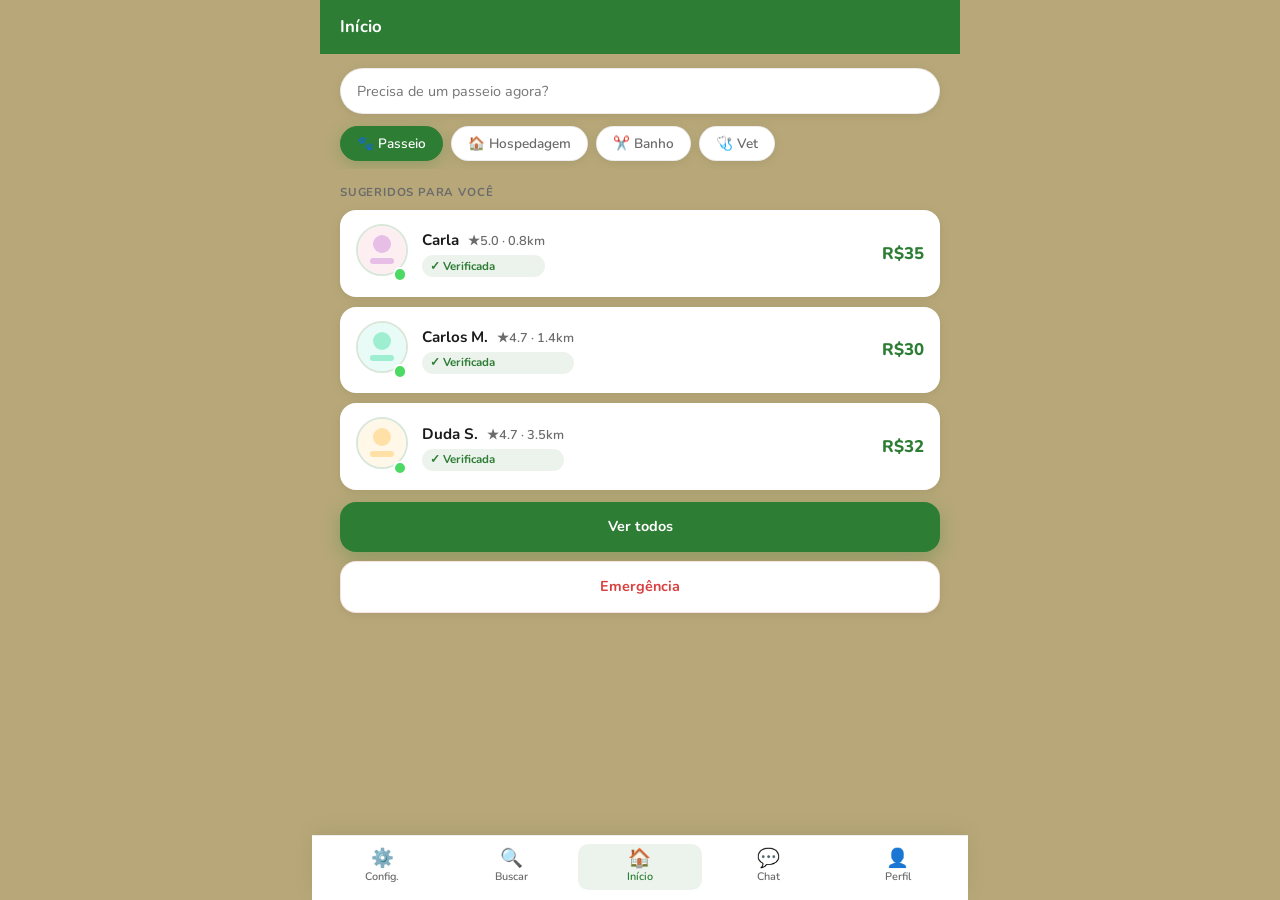
<file: index.html>
<!DOCTYPE html>
<html lang="pt-BR">
<head>
  <meta charset="UTF-8">
  <meta name="viewport" content="width=device-width, initial-scale=1.0">
  <link rel="preconnect" href="https://fonts.googleapis.com">
  <link rel="preconnect" href="https://fonts.gstatic.com" crossorigin>
  <link href="https://fonts.googleapis.com/css2?family=Nunito:wght@400;600;700;800&display=swap" rel="stylesheet">
  <link rel="stylesheet" href="css/reset.css">
  <link rel="stylesheet" href="css/style.css">
  <title>PetWalk - Início</title>
</head>
<body>
  <header class="app-header">
    <h1>Início</h1>
  </header>

  <main>
    <div class="search-wrapper">
      <input class="search" type="search" placeholder="Precisa de um passeio agora?">
    </div>

    <div class="chips" role="tablist" aria-label="Filtros de serviço">
      <button class="chip active" data-servico="passeio" aria-pressed="true">🐾 Passeio</button>
      <button class="chip" data-servico="hospedagem" aria-pressed="false">🏠 Hospedagem</button>
      <button class="chip" data-servico="banho" aria-pressed="false">✂️ Banho</button>
      <button class="chip" data-servico="vet" aria-pressed="false">🩺 Vet</button>
    </div>

    <h2 id="section-label" class="section-title">Sugeridos para você</h2>

    <ul id="walker-list" class="walkers">

      <!-- PASSEIO -->
      <li data-servicos="passeio">
        <a class="card-link" href="detalhes-walker.html">
          <div class="walker-card">
            <div class="walker-left">
              <div class="avatar-wrap">
                <img class="avatar" src="img/avatar1.svg" alt="Carla">
                <span class="status-dot" aria-hidden="true"></span>
              </div>
              <div class="walker-info">
                <div class="walker-name">Carla <span class="small">★5.0 · 0.8km</span></div>
                <div class="verified">✓ Verificada</div>
              </div>
            </div>
            <div class="price">R$35</div>
          </div>
        </a>
      </li>

      <li data-servicos="passeio">
        <a class="card-link" href="detalhes-walker.html">
          <div class="walker-card">
            <div class="walker-left">
              <div class="avatar-wrap">
                <img class="avatar" src="img/avatar2.svg" alt="Carlos M.">
                <span class="status-dot" aria-hidden="true"></span>
              </div>
              <div class="walker-info">
                <div class="walker-name">Carlos M. <span class="small">★4.7 · 1.4km</span></div>
                <div class="verified">✓ Verificada</div>
              </div>
            </div>
            <div class="price">R$30</div>
          </div>
        </a>
      </li>

      <li data-servicos="passeio">
        <a class="card-link" href="detalhes-walker.html">
          <div class="walker-card">
            <div class="walker-left">
              <div class="avatar-wrap">
                <img class="avatar" src="img/avatar3.svg" alt="Duda S.">
                <span class="status-dot" aria-hidden="true"></span>
              </div>
              <div class="walker-info">
                <div class="walker-name">Duda S. <span class="small">★4.7 · 3.5km</span></div>
                <div class="verified">✓ Verificada</div>
              </div>
            </div>
            <div class="price">R$32</div>
          </div>
        </a>
      </li>

      <!-- HOSPEDAGEM -->
      <li data-servicos="hospedagem">
        <a class="card-link" href="detalhes-walker.html">
          <div class="walker-card">
            <div class="walker-left">
              <div class="avatar-wrap">
                <img class="avatar" src="img/avatar1.svg" alt="Fiona A.">
                <span class="status-dot" aria-hidden="true"></span>
              </div>
              <div class="walker-info">
                <div class="walker-name">Fiona A. <span class="small">★4.9 · 2km</span></div>
                <div class="verified">✓ Verificada</div>
              </div>
            </div>
            <div class="price">R$45/dia</div>
          </div>
        </a>
      </li>

      <li data-servicos="hospedagem">
        <a class="card-link" href="detalhes-walker.html">
          <div class="walker-card">
            <div class="walker-left">
              <div class="avatar-wrap">
                <img class="avatar" src="img/avatar2.svg" alt="Rodrigo B.">
                <span class="status-dot" aria-hidden="true"></span>
              </div>
              <div class="walker-info">
                <div class="walker-name">Rodrigo B. <span class="small">★4.6 · 1.8km</span></div>
                <div class="verified">✓ Verificado</div>
              </div>
            </div>
            <div class="price">R$60/dia</div>
          </div>
        </a>
      </li>

      <!-- BANHO -->
      <li data-servicos="banho">
        <a class="card-link" href="detalhes-walker.html">
          <div class="walker-card">
            <div class="walker-left">
              <div class="avatar-wrap">
                <img class="avatar" src="img/avatar3.svg" alt="Priscila S.">
                <span class="status-dot" aria-hidden="true"></span>
              </div>
              <div class="walker-info">
                <div class="walker-name">Priscila S. <span class="small">★5.0 · 0.5km</span></div>
                <div class="verified">✓ Verificada</div>
              </div>
            </div>
            <div class="price">R$50</div>
          </div>
        </a>
      </li>

      <li data-servicos="banho">
        <a class="card-link" href="detalhes-walker.html">
          <div class="walker-card">
            <div class="walker-left">
              <div class="avatar-wrap">
                <img class="avatar" src="img/avatar2.svg" alt="Sabrina">
                <span class="status-dot" aria-hidden="true"></span>
              </div>
              <div class="walker-info">
                <div class="walker-name">Sabrina <span class="small">★4.9 · 2.0km</span></div>
                <div class="verified">✓ Verificada</div>
              </div>
            </div>
            <div class="price">R$40</div>
          </div>
        </a>
      </li>

      <!-- VET -->
      <li data-servicos="vet">
        <a class="card-link" href="detalhes-walker.html">
          <div class="walker-card">
            <div class="walker-left">
              <div class="avatar-wrap">
                <img class="avatar" src="img/avatar1.svg" alt="Dr. Leandro">
                <span class="status-dot" aria-hidden="true"></span>
              </div>
              <div class="walker-info">
                <div class="walker-name">Dr. Leandro <span class="small">★4.8 · 1.2km</span></div>
                <div class="verified">✓ Verificado</div>
              </div>
            </div>
            <div class="price">R$120</div>
          </div>
        </a>
      </li>

      <li data-servicos="vet">
        <a class="card-link" href="detalhes-walker.html">
          <div class="walker-card">
            <div class="walker-left">
              <div class="avatar-wrap">
                <img class="avatar" src="img/avatar3.svg" alt="Dra. Clara">
                <span class="status-dot" aria-hidden="true"></span>
              </div>
              <div class="walker-info">
                <div class="walker-name">Dra. Clara <span class="small">★4.9 · 3.1km</span></div>
                <div class="verified">✓ Verificada</div>
              </div>
            </div>
            <div class="price">R$100</div>
          </div>
        </a>
      </li>

    </ul>

    <div class="cta-group">
      <a class="btn primary" href="buscar-walkers.html">Ver todos</a>
      <a class="btn danger" href="emergencia.html">Emergência</a>
    </div>
  </main>

  <nav class="bottom-nav">
    <a class="nav-item" href="configuracoes.html">
      <span class="nav-icon" aria-hidden="true">⚙️</span>
      <span>Config.</span>
    </a>
    <a class="nav-item" href="buscar-walkers.html">
      <span class="nav-icon" aria-hidden="true">🔍</span>
      <span>Buscar</span>
    </a>
    <a class="nav-item active" href="index.html">
      <span class="nav-icon" aria-hidden="true">🏠</span>
      <span>Início</span>
    </a>
    <a class="nav-item" href="conversas.html">
      <span class="nav-icon" aria-hidden="true">💬</span>
      <span>Chat</span>
    </a>
    <a class="nav-item" href="perfil-pets.html">
      <span class="nav-icon" aria-hidden="true">👤</span>
      <span>Perfil</span>
    </a>
  </nav>

  <script src="js/chips.js"></script>
</body>
</html>
</file>
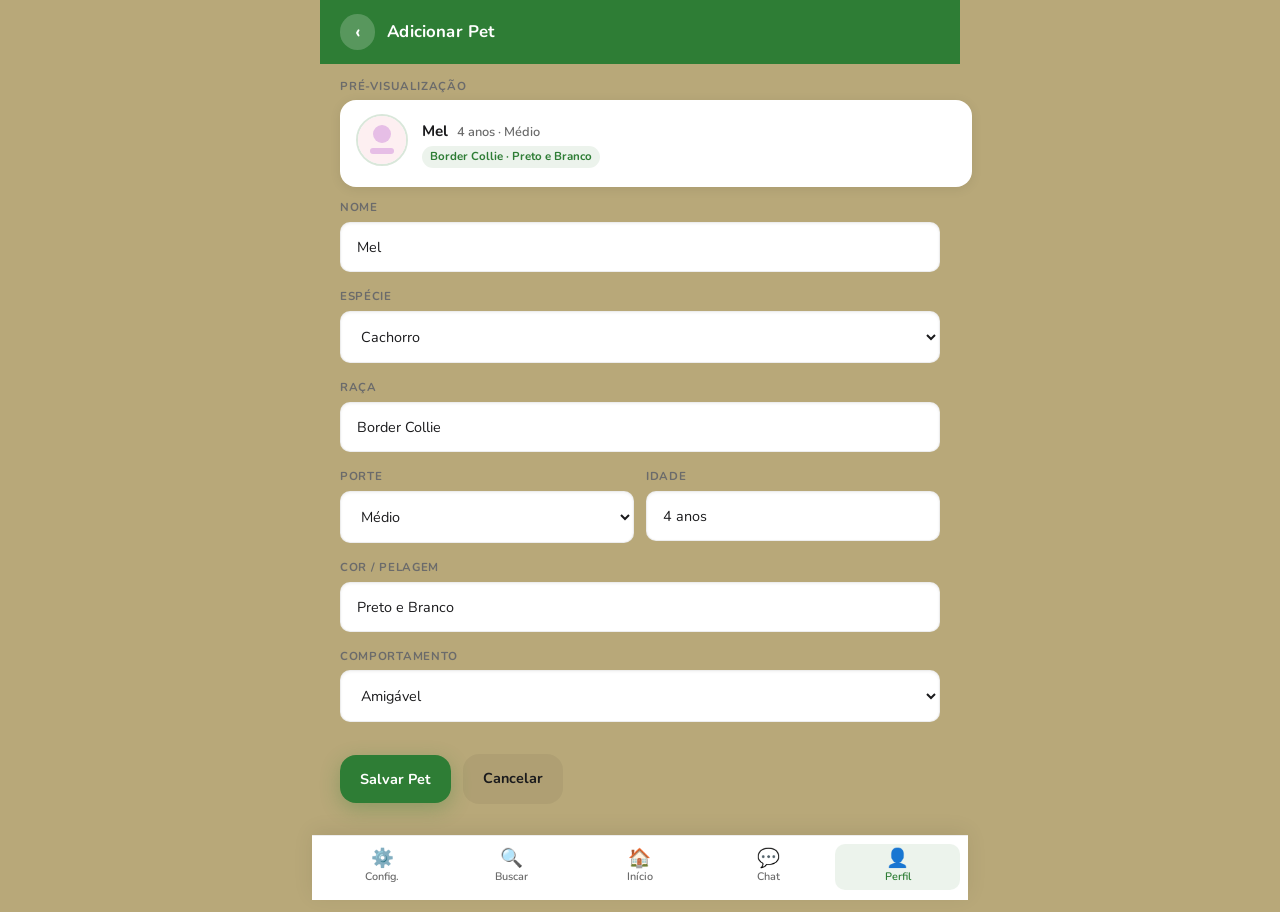
<file: adicionar-pet.html>
<!DOCTYPE html>
<html lang="pt-BR">
<head>
  <meta charset="UTF-8">
  <meta name="viewport" content="width=device-width, initial-scale=1.0">
  <link rel="preconnect" href="https://fonts.googleapis.com">
  <link rel="preconnect" href="https://fonts.gstatic.com" crossorigin>
  <link href="https://fonts.googleapis.com/css2?family=Nunito:wght@400;600;700;800&display=swap" rel="stylesheet">
  <link rel="stylesheet" href="css/reset.css">
  <link rel="stylesheet" href="css/style.css">
  <title>PetWalk - Adicionar Pet</title>
</head>
<body>
  <header class="app-header">
    <a class="back-btn" href="perfil-pets.html" aria-label="Voltar">‹</a>
    <h1>Adicionar Pet</h1>
  </header>

  <main>
    <h2 class="section-title">Pré-visualização</h2>
    <div class="container-pad">
      <div class="walker-card">
        <div class="walker-left">
          <div class="avatar-wrap">
            <img class="avatar" src="img/avatar1.svg" alt="Preview">
          </div>
          <div class="walker-info">
            <div class="walker-name">
              <span id="prev-nome">Mel</span>
              <span class="small" id="prev-info">4 anos · Médio</span>
            </div>
            <div class="verified" id="prev-sub">Border Collie · Preto e Branco</div>
          </div>
        </div>
      </div>
    </div>

    <div class="form-section">
      <div class="form-field">
        <label for="pet-nome">Nome</label>
        <input id="pet-nome" class="form-control" type="text" placeholder="Nome do pet" value="Mel">
      </div>

      <div class="form-field">
        <label for="pet-especie">Espécie</label>
        <select id="pet-especie" class="form-control">
          <option>Cachorro</option>
          <option>Gato</option>
          <option>Outro</option>
        </select>
      </div>

      <div class="form-field">
        <label for="pet-raca">Raça</label>
        <input id="pet-raca" class="form-control" type="text" placeholder="Ex: Border Collie" value="Border Collie">
      </div>

      <div class="form-row">
        <div class="form-field">
          <label for="pet-porte">Porte</label>
          <select id="pet-porte" class="form-control">
            <option>Pequeno</option>
            <option selected>Médio</option>
            <option>Grande</option>
          </select>
        </div>

        <div class="form-field">
          <label for="pet-idade">Idade</label>
          <input id="pet-idade" class="form-control" type="text" placeholder="Ex: 4 anos" value="4 anos">
        </div>
      </div>

      <div class="form-field">
        <label for="pet-cor">Cor / Pelagem</label>
        <input id="pet-cor" class="form-control" type="text" placeholder="Ex: Preto e Branco" value="Preto e Branco">
      </div>

      <div class="form-field">
        <label for="pet-comportamento">Comportamento</label>
        <select id="pet-comportamento" class="form-control">
          <option>Agitado</option>
          <option selected>Amigável</option>
          <option>Tímido</option>
        </select>
      </div>

      <div class="action-row">
        <button id="btn-salvar" class="btn primary" type="button">Salvar Pet</button>
        <a class="btn" href="perfil-pets.html">Cancelar</a>
      </div>
    </div>
  </main>

  <nav class="bottom-nav">
    <a class="nav-item" href="configuracoes.html">
      <span class="nav-icon" aria-hidden="true">⚙️</span>
      <span>Config.</span>
    </a>
    <a class="nav-item" href="buscar-walkers.html">
      <span class="nav-icon" aria-hidden="true">🔍</span>
      <span>Buscar</span>
    </a>
    <a class="nav-item" href="index.html">
      <span class="nav-icon" aria-hidden="true">🏠</span>
      <span>Início</span>
    </a>
    <a class="nav-item" href="conversas.html">
      <span class="nav-icon" aria-hidden="true">💬</span>
      <span>Chat</span>
    </a>
    <a class="nav-item active" href="perfil-pets.html">
      <span class="nav-icon" aria-hidden="true">👤</span>
      <span>Perfil</span>
    </a>
  </nav>

  <script src="js/pet-form.js?v=2"></script>
</body>
</html>
</file>
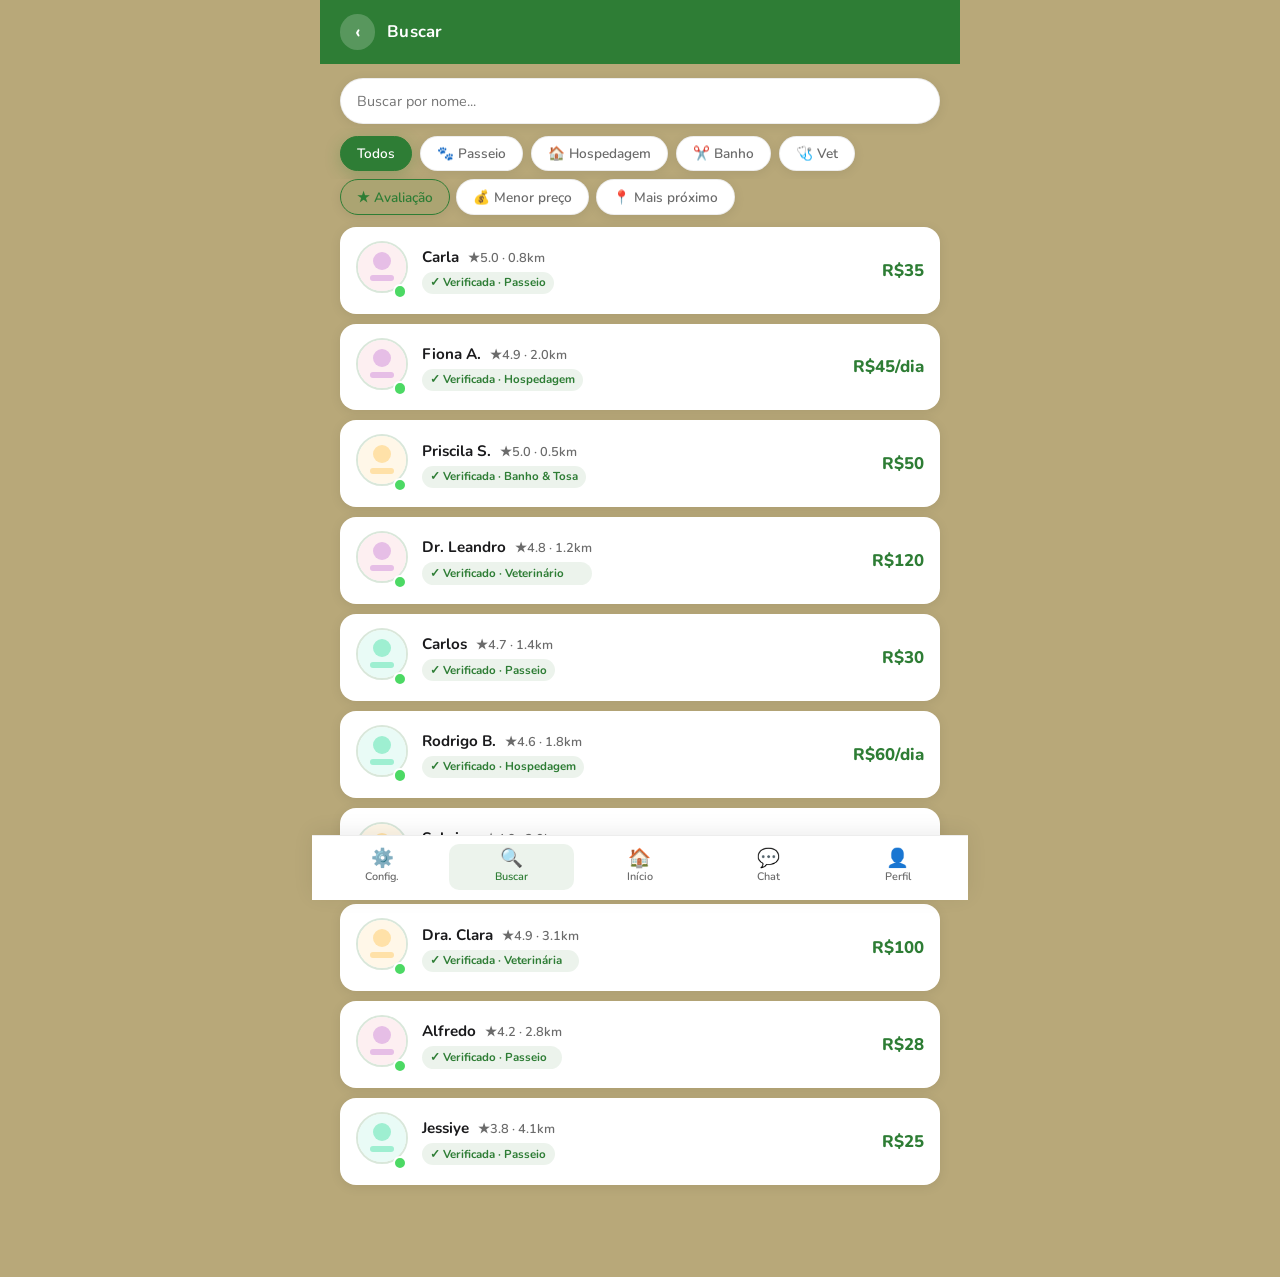
<file: buscar-walkers.html>
<!DOCTYPE html>
<html lang="pt-BR">
<head>
  <meta charset="UTF-8">
  <meta name="viewport" content="width=device-width, initial-scale=1.0">
  <link rel="preconnect" href="https://fonts.googleapis.com">
  <link rel="preconnect" href="https://fonts.gstatic.com" crossorigin>
  <link href="https://fonts.googleapis.com/css2?family=Nunito:wght@400;600;700;800&display=swap" rel="stylesheet">
  <link rel="stylesheet" href="css/reset.css">
  <link rel="stylesheet" href="css/style.css">
  <title>PetWalk - Buscar</title>
</head>
<body>
  <header class="app-header">
    <a class="back-btn" href="index.html" aria-label="Voltar">‹</a>
    <h1>Buscar</h1>
  </header>

  <main>
    <div class="search-wrapper">
      <input id="buscar-search" class="search" type="search" placeholder="Buscar por nome...">
    </div>

    <div class="chips" role="tablist" aria-label="Filtrar por serviço">
      <button class="chip active" data-servico="todos" aria-pressed="true">Todos</button>
      <button class="chip" data-servico="passeio" aria-pressed="false">🐾 Passeio</button>
      <button class="chip" data-servico="hospedagem" aria-pressed="false">🏠 Hospedagem</button>
      <button class="chip" data-servico="banho" aria-pressed="false">✂️ Banho</button>
      <button class="chip" data-servico="vet" aria-pressed="false">🩺 Vet</button>
    </div>

    <div class="sort-chips" aria-label="Ordenar por">
      <button class="sort-chip active" data-sort="rating">★ Avaliação</button>
      <button class="sort-chip" data-sort="preco">💰 Menor preço</button>
      <button class="sort-chip" data-sort="km">📍 Mais próximo</button>
    </div>

    <ul id="lista-walkers" class="walkers">

      <li data-rating="5.0" data-preco="35" data-km="0.8" data-servicos="passeio">
        <a class="card-link" href="detalhes-walker.html">
          <div class="walker-card">
            <div class="walker-left">
              <div class="avatar-wrap">
                <img class="avatar" src="img/avatar1.svg" alt="Carla">
                <span class="status-dot" aria-hidden="true"></span>
              </div>
              <div class="walker-info">
                <div class="walker-name">Carla <span class="small">★5.0 · 0.8km</span></div>
                <div class="verified">✓ Verificada · Passeio</div>
              </div>
            </div>
            <div class="price">R$35</div>
          </div>
        </a>
      </li>

      <li data-rating="4.9" data-preco="45" data-km="2.0" data-servicos="hospedagem">
        <a class="card-link" href="detalhes-walker.html">
          <div class="walker-card">
            <div class="walker-left">
              <div class="avatar-wrap">
                <img class="avatar" src="img/avatar1.svg" alt="Fiona A.">
                <span class="status-dot" aria-hidden="true"></span>
              </div>
              <div class="walker-info">
                <div class="walker-name">Fiona A. <span class="small">★4.9 · 2.0km</span></div>
                <div class="verified">✓ Verificada · Hospedagem</div>
              </div>
            </div>
            <div class="price">R$45/dia</div>
          </div>
        </a>
      </li>

      <li data-rating="5.0" data-preco="50" data-km="0.5" data-servicos="banho">
        <a class="card-link" href="detalhes-walker.html">
          <div class="walker-card">
            <div class="walker-left">
              <div class="avatar-wrap">
                <img class="avatar" src="img/avatar3.svg" alt="Priscila S.">
                <span class="status-dot" aria-hidden="true"></span>
              </div>
              <div class="walker-info">
                <div class="walker-name">Priscila S. <span class="small">★5.0 · 0.5km</span></div>
                <div class="verified">✓ Verificada · Banho & Tosa</div>
              </div>
            </div>
            <div class="price">R$50</div>
          </div>
        </a>
      </li>

      <li data-rating="4.8" data-preco="120" data-km="1.2" data-servicos="vet">
        <a class="card-link" href="detalhes-walker.html">
          <div class="walker-card">
            <div class="walker-left">
              <div class="avatar-wrap">
                <img class="avatar" src="img/avatar1.svg" alt="Dr. Leandro">
                <span class="status-dot" aria-hidden="true"></span>
              </div>
              <div class="walker-info">
                <div class="walker-name">Dr. Leandro <span class="small">★4.8 · 1.2km</span></div>
                <div class="verified">✓ Verificado · Veterinário</div>
              </div>
            </div>
            <div class="price">R$120</div>
          </div>
        </a>
      </li>

      <li data-rating="4.7" data-preco="30" data-km="1.4" data-servicos="passeio">
        <a class="card-link" href="detalhes-walker.html">
          <div class="walker-card">
            <div class="walker-left">
              <div class="avatar-wrap">
                <img class="avatar" src="img/avatar2.svg" alt="Carlos">
                <span class="status-dot" aria-hidden="true"></span>
              </div>
              <div class="walker-info">
                <div class="walker-name">Carlos <span class="small">★4.7 · 1.4km</span></div>
                <div class="verified">✓ Verificado · Passeio</div>
              </div>
            </div>
            <div class="price">R$30</div>
          </div>
        </a>
      </li>

      <li data-rating="4.6" data-preco="60" data-km="1.8" data-servicos="hospedagem">
        <a class="card-link" href="detalhes-walker.html">
          <div class="walker-card">
            <div class="walker-left">
              <div class="avatar-wrap">
                <img class="avatar" src="img/avatar2.svg" alt="Rodrigo B.">
                <span class="status-dot" aria-hidden="true"></span>
              </div>
              <div class="walker-info">
                <div class="walker-name">Rodrigo B. <span class="small">★4.6 · 1.8km</span></div>
                <div class="verified">✓ Verificado · Hospedagem</div>
              </div>
            </div>
            <div class="price">R$60/dia</div>
          </div>
        </a>
      </li>

      <li data-rating="4.9" data-preco="40" data-km="2.0" data-servicos="banho">
        <a class="card-link" href="detalhes-walker.html">
          <div class="walker-card">
            <div class="walker-left">
              <div class="avatar-wrap">
                <img class="avatar" src="img/avatar3.svg" alt="Sabrina">
                <span class="status-dot" aria-hidden="true"></span>
              </div>
              <div class="walker-info">
                <div class="walker-name">Sabrina <span class="small">★4.9 · 2.0km</span></div>
                <div class="verified">✓ Verificada · Banho & Tosa</div>
              </div>
            </div>
            <div class="price">R$40</div>
          </div>
        </a>
      </li>

      <li data-rating="4.9" data-preco="100" data-km="3.1" data-servicos="vet">
        <a class="card-link" href="detalhes-walker.html">
          <div class="walker-card">
            <div class="walker-left">
              <div class="avatar-wrap">
                <img class="avatar" src="img/avatar3.svg" alt="Dra. Clara">
                <span class="status-dot" aria-hidden="true"></span>
              </div>
              <div class="walker-info">
                <div class="walker-name">Dra. Clara <span class="small">★4.9 · 3.1km</span></div>
                <div class="verified">✓ Verificada · Veterinária</div>
              </div>
            </div>
            <div class="price">R$100</div>
          </div>
        </a>
      </li>

      <li data-rating="4.2" data-preco="28" data-km="2.8" data-servicos="passeio">
        <a class="card-link" href="detalhes-walker.html">
          <div class="walker-card">
            <div class="walker-left">
              <div class="avatar-wrap">
                <img class="avatar" src="img/avatar1.svg" alt="Alfredo">
                <span class="status-dot" aria-hidden="true"></span>
              </div>
              <div class="walker-info">
                <div class="walker-name">Alfredo <span class="small">★4.2 · 2.8km</span></div>
                <div class="verified">✓ Verificado · Passeio</div>
              </div>
            </div>
            <div class="price">R$28</div>
          </div>
        </a>
      </li>

      <li data-rating="3.8" data-preco="25" data-km="4.1" data-servicos="passeio">
        <a class="card-link" href="detalhes-walker.html">
          <div class="walker-card">
            <div class="walker-left">
              <div class="avatar-wrap">
                <img class="avatar" src="img/avatar2.svg" alt="Jessiye">
                <span class="status-dot" aria-hidden="true"></span>
              </div>
              <div class="walker-info">
                <div class="walker-name">Jessiye <span class="small">★3.8 · 4.1km</span></div>
                <div class="verified">✓ Verificada · Passeio</div>
              </div>
            </div>
            <div class="price">R$25</div>
          </div>
        </a>
      </li>

    </ul>
  </main>

  <nav class="bottom-nav">
    <a class="nav-item" href="configuracoes.html">
      <span class="nav-icon" aria-hidden="true">⚙️</span>
      <span>Config.</span>
    </a>
    <a class="nav-item active" href="buscar-walkers.html">
      <span class="nav-icon" aria-hidden="true">🔍</span>
      <span>Buscar</span>
    </a>
    <a class="nav-item" href="index.html">
      <span class="nav-icon" aria-hidden="true">🏠</span>
      <span>Início</span>
    </a>
    <a class="nav-item" href="conversas.html">
      <span class="nav-icon" aria-hidden="true">💬</span>
      <span>Chat</span>
    </a>
    <a class="nav-item" href="perfil-pets.html">
      <span class="nav-icon" aria-hidden="true">👤</span>
      <span>Perfil</span>
    </a>
  </nav>

  <script src="js/buscar.js"></script>
</body>
</html>
</file>
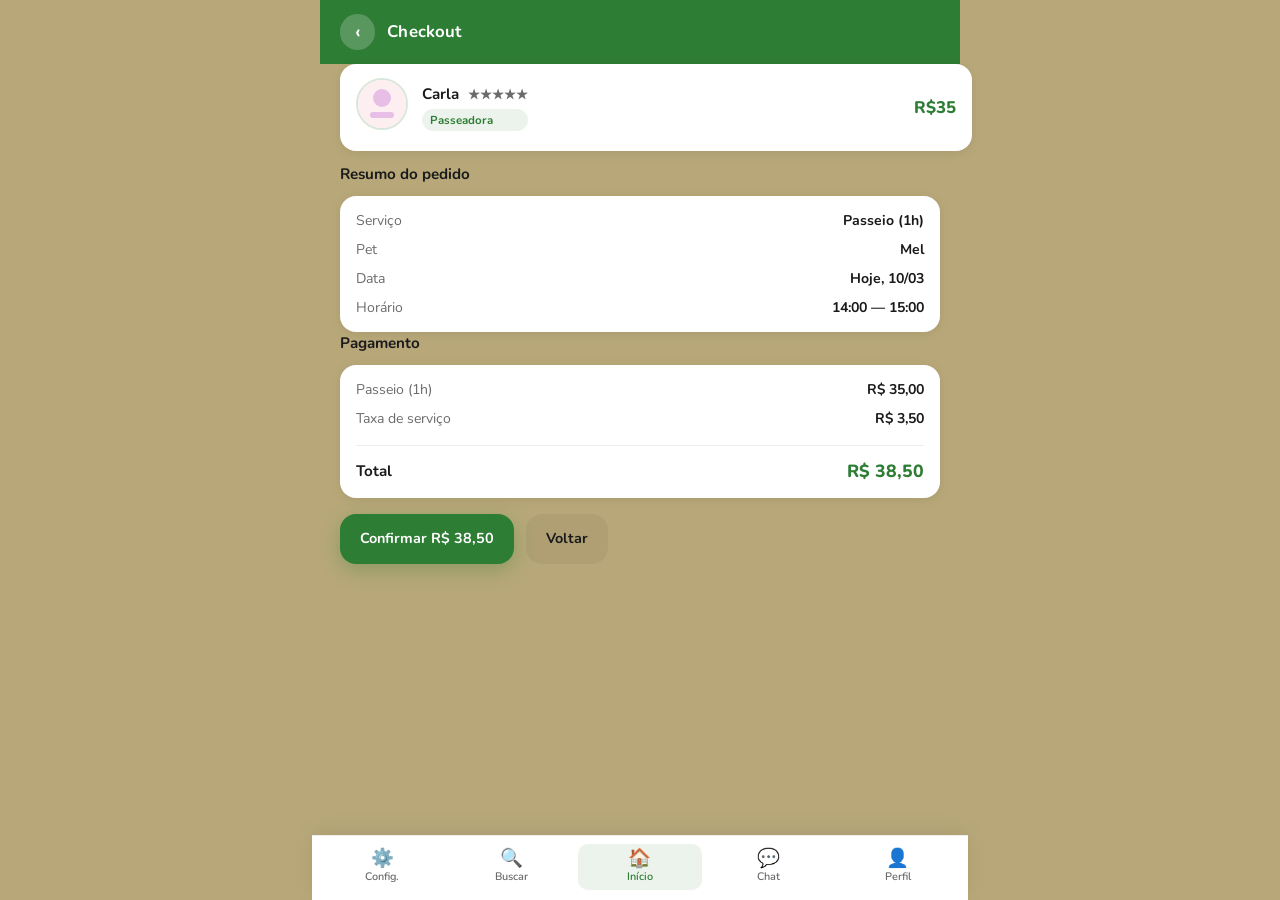
<file: checkout.html>
<!DOCTYPE html>
<html lang="pt-BR">
<head>
  <meta charset="UTF-8">
  <meta name="viewport" content="width=device-width, initial-scale=1.0">
  <link rel="preconnect" href="https://fonts.googleapis.com">
  <link rel="preconnect" href="https://fonts.gstatic.com" crossorigin>
  <link href="https://fonts.googleapis.com/css2?family=Nunito:wght@400;600;700;800&display=swap" rel="stylesheet">
  <link rel="stylesheet" href="css/reset.css">
  <link rel="stylesheet" href="css/style.css">
  <title>PetWalk - Checkout</title>
</head>
<body>
  <header class="app-header">
    <a class="back-btn" href="horarios.html" aria-label="Voltar">‹</a>
    <h1>Checkout</h1>
  </header>

  <main>
    <div class="container-pad">
      <div class="walker-card">
        <div class="walker-left">
          <div class="avatar-wrap">
            <img class="avatar" src="img/avatar1.svg" alt="Carla">
          </div>
          <div class="walker-info">
            <div class="walker-name">Carla <span class="small">★★★★★</span></div>
            <div class="verified">Passeadora</div>
          </div>
        </div>
        <div class="price">R$35</div>
      </div>

      <section class="details-section">
        <h3>Resumo do pedido</h3>
        <div class="summary-card">
          <ul class="summary-list">
            <li class="summary-item"><span class="label">Serviço</span><span class="value">Passeio (1h)</span></li>
            <li class="summary-item"><span class="label">Pet</span><span class="value">Mel</span></li>
            <li class="summary-item"><span class="label">Data</span><span class="value">Hoje, 10/03</span></li>
            <li class="summary-item"><span class="label">Horário</span><span class="value">14:00 — 15:00</span></li>
          </ul>
        </div>

        <h3 class="section">Pagamento</h3>
        <div class="summary-card">
          <ul class="summary-list">
            <li class="summary-item"><span class="label">Passeio (1h)</span><span class="value">R$ 35,00</span></li>
            <li class="summary-item"><span class="label">Taxa de serviço</span><span class="value">R$ 3,50</span></li>
            <li class="summary-total"><span class="label">Total</span><span class="value">R$ 38,50</span></li>
          </ul>
        </div>

        <div class="action-row">
          <a class="btn primary" href="confirmacao.html">Confirmar R$ 38,50</a>
          <a class="btn" href="horarios.html">Voltar</a>
        </div>
      </section>
    </div>
  </main>

  <nav class="bottom-nav">
    <a class="nav-item" href="configuracoes.html">
      <span class="nav-icon" aria-hidden="true">⚙️</span>
      <span>Config.</span>
    </a>
    <a class="nav-item" href="buscar-walkers.html">
      <span class="nav-icon" aria-hidden="true">🔍</span>
      <span>Buscar</span>
    </a>
    <a class="nav-item active" href="index.html">
      <span class="nav-icon" aria-hidden="true">🏠</span>
      <span>Início</span>
    </a>
    <a class="nav-item" href="conversas.html">
      <span class="nav-icon" aria-hidden="true">💬</span>
      <span>Chat</span>
    </a>
    <a class="nav-item" href="perfil-pets.html">
      <span class="nav-icon" aria-hidden="true">👤</span>
      <span>Perfil</span>
    </a>
  </nav>
</body>
</html>
</file>
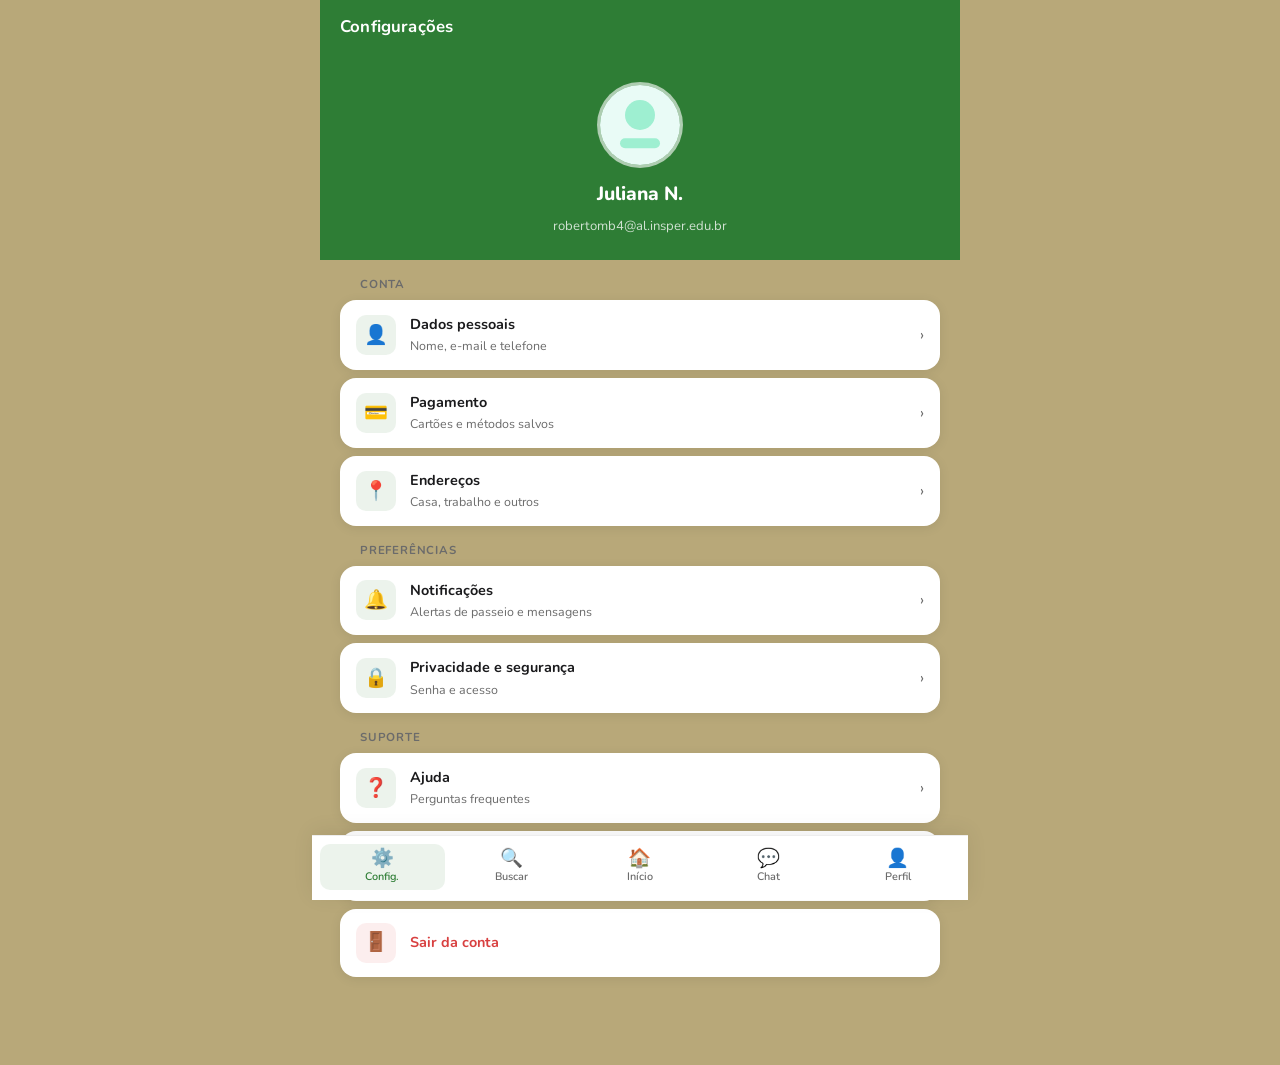
<file: configuracoes.html>
<!DOCTYPE html>
<html lang="pt-BR">
<head>
  <meta charset="UTF-8">
  <meta name="viewport" content="width=device-width, initial-scale=1.0">
  <link rel="preconnect" href="https://fonts.googleapis.com">
  <link rel="preconnect" href="https://fonts.gstatic.com" crossorigin>
  <link href="https://fonts.googleapis.com/css2?family=Nunito:wght@400;600;700;800&display=swap" rel="stylesheet">
  <link rel="stylesheet" href="css/reset.css">
  <link rel="stylesheet" href="css/style.css">
  <title>PetWalk - Configurações</title>
</head>
<body>
  <header class="app-header">
    <h1>Configurações</h1>
  </header>

  <main>
    <div class="profile-hero">
      <img class="avatar-lg" src="img/avatar2.svg" alt="Juliana N.">
      <h2>Juliana N.</h2>
      <p>robertomb4@al.insper.edu.br</p>
    </div>

    <div class="settings-group">
      <h2 class="section-title">Conta</h2>
      <div class="settings-list">
        <a class="settings-item" href="#">
          <span class="settings-icon">👤</span>
          <div class="settings-info">
            <div class="settings-label">Dados pessoais</div>
            <div class="settings-desc">Nome, e-mail e telefone</div>
          </div>
          <span class="row-arrow">›</span>
        </a>
        <a class="settings-item" href="#">
          <span class="settings-icon">💳</span>
          <div class="settings-info">
            <div class="settings-label">Pagamento</div>
            <div class="settings-desc">Cartões e métodos salvos</div>
          </div>
          <span class="row-arrow">›</span>
        </a>
        <a class="settings-item" href="#">
          <span class="settings-icon">📍</span>
          <div class="settings-info">
            <div class="settings-label">Endereços</div>
            <div class="settings-desc">Casa, trabalho e outros</div>
          </div>
          <span class="row-arrow">›</span>
        </a>
      </div>
    </div>

    <div class="settings-group">
      <h2 class="section-title">Preferências</h2>
      <div class="settings-list">
        <a class="settings-item" href="#">
          <span class="settings-icon">🔔</span>
          <div class="settings-info">
            <div class="settings-label">Notificações</div>
            <div class="settings-desc">Alertas de passeio e mensagens</div>
          </div>
          <span class="row-arrow">›</span>
        </a>
        <a class="settings-item" href="#">
          <span class="settings-icon">🔒</span>
          <div class="settings-info">
            <div class="settings-label">Privacidade e segurança</div>
            <div class="settings-desc">Senha e acesso</div>
          </div>
          <span class="row-arrow">›</span>
        </a>
      </div>
    </div>

    <div class="settings-group">
      <h2 class="section-title">Suporte</h2>
      <div class="settings-list">
        <a class="settings-item" href="#">
          <span class="settings-icon">❓</span>
          <div class="settings-info">
            <div class="settings-label">Ajuda</div>
            <div class="settings-desc">Perguntas frequentes</div>
          </div>
          <span class="row-arrow">›</span>
        </a>
        <a class="settings-item" href="#">
          <span class="settings-icon">⭐</span>
          <div class="settings-info">
            <div class="settings-label">Avaliar o app</div>
            <div class="settings-desc">Deixe sua opinião</div>
          </div>
          <span class="row-arrow">›</span>
        </a>
        <a class="settings-item" href="#">
          <span class="settings-icon danger-icon">🚪</span>
          <div class="settings-info">
            <div class="settings-label" style="color:#D84040">Sair da conta</div>
          </div>
        </a>
      </div>
    </div>
  </main>

  <nav class="bottom-nav">
    <a class="nav-item active" href="configuracoes.html">
      <span class="nav-icon" aria-hidden="true">⚙️</span>
      <span>Config.</span>
    </a>
    <a class="nav-item" href="buscar-walkers.html">
      <span class="nav-icon" aria-hidden="true">🔍</span>
      <span>Buscar</span>
    </a>
    <a class="nav-item" href="index.html">
      <span class="nav-icon" aria-hidden="true">🏠</span>
      <span>Início</span>
    </a>
    <a class="nav-item" href="conversas.html">
      <span class="nav-icon" aria-hidden="true">💬</span>
      <span>Chat</span>
    </a>
    <a class="nav-item" href="perfil-pets.html">
      <span class="nav-icon" aria-hidden="true">👤</span>
      <span>Perfil</span>
    </a>
  </nav>
</body>
</html>
</file>
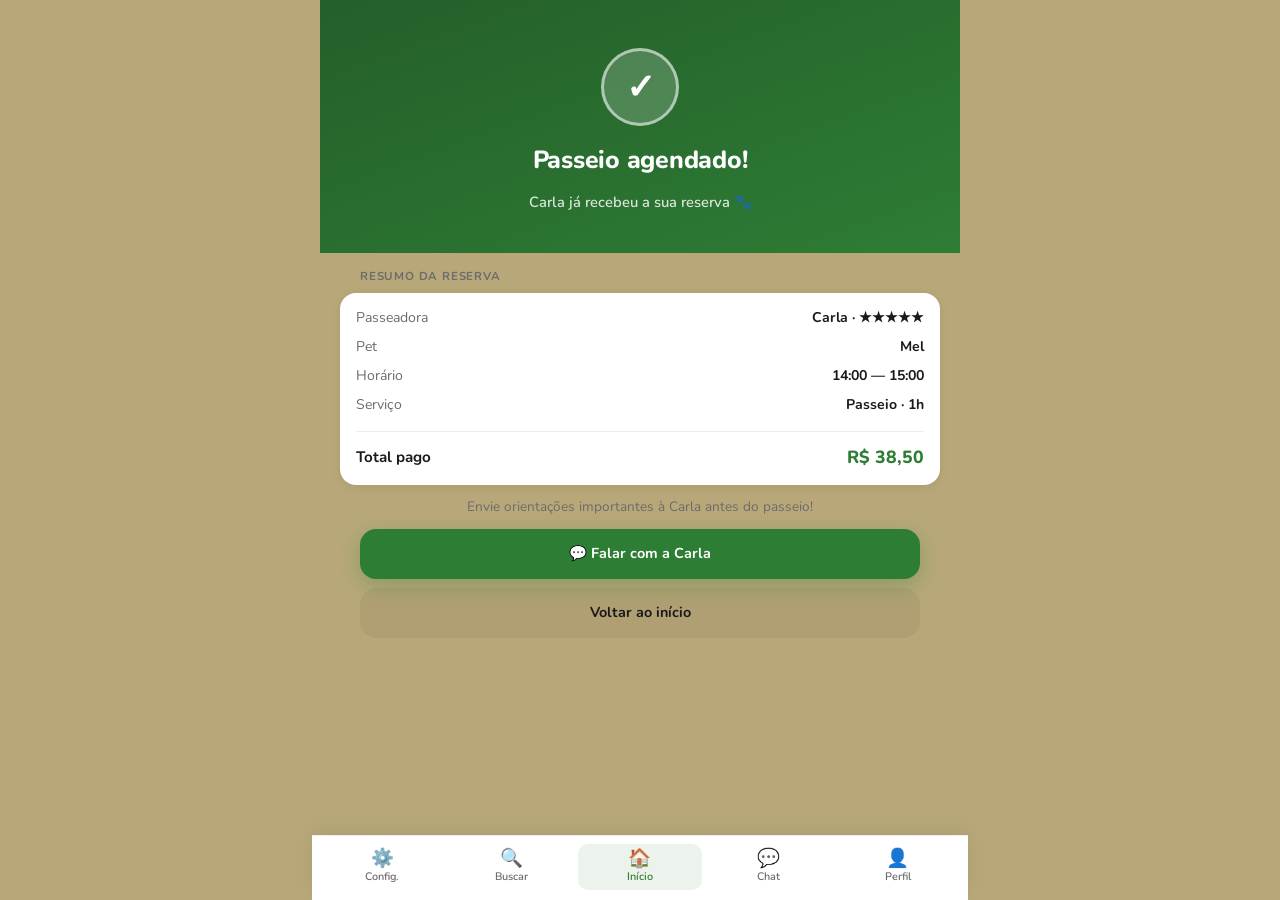
<file: confirmacao.html>
<!DOCTYPE html>
<html lang="pt-BR">
<head>
  <meta charset="UTF-8">
  <meta name="viewport" content="width=device-width, initial-scale=1.0">
  <link rel="preconnect" href="https://fonts.googleapis.com">
  <link rel="preconnect" href="https://fonts.gstatic.com" crossorigin>
  <link href="https://fonts.googleapis.com/css2?family=Nunito:wght@400;600;700;800&display=swap" rel="stylesheet">
  <link rel="stylesheet" href="css/reset.css">
  <link rel="stylesheet" href="css/style.css">
  <title>PetWalk - Reserva Confirmada</title>
</head>
<body>

  <main>
    <!-- Hero de confirmação -->
    <div class="confirm-hero">
      <div class="confirm-check">✓</div>
      <h1 class="confirm-title">Passeio agendado!</h1>
      <p class="confirm-sub">Carla já recebeu a sua reserva 🐾</p>
    </div>

    <!-- Detalhes da reserva -->
    <div class="container-pad">
      <h2 class="section-title">Resumo da reserva</h2>
      <div class="summary-card">
        <ul class="summary-list">
          <li class="summary-item">
            <span class="label">Passeadora</span>
            <span class="value">Carla · ★★★★★</span>
          </li>
          <li class="summary-item">
            <span class="label">Pet</span>
            <span class="value">Mel</span>
          </li>
          <li class="summary-item">
            <span class="label">Horário</span>
            <span class="value">14:00 — 15:00</span>
          </li>
          <li class="summary-item">
            <span class="label">Serviço</span>
            <span class="value">Passeio · 1h</span>
          </li>
          <div class="summary-total">
            <span class="label">Total pago</span>
            <span class="value">R$ 38,50</span>
          </div>
        </ul>
      </div>

      <p class="confirm-hint">Envie orientações importantes à Carla antes do passeio!</p>

      <div class="cta-group">
        <a class="btn primary" href="chat.html">💬 Falar com a Carla</a>
        <a class="btn" href="index.html">Voltar ao início</a>
      </div>
    </div>
  </main>

  <nav class="bottom-nav">
    <a class="nav-item" href="configuracoes.html">
      <span class="nav-icon" aria-hidden="true">⚙️</span>
      <span>Config.</span>
    </a>
    <a class="nav-item" href="buscar-walkers.html">
      <span class="nav-icon" aria-hidden="true">🔍</span>
      <span>Buscar</span>
    </a>
    <a class="nav-item active" href="index.html">
      <span class="nav-icon" aria-hidden="true">🏠</span>
      <span>Início</span>
    </a>
    <a class="nav-item" href="conversas.html">
      <span class="nav-icon" aria-hidden="true">💬</span>
      <span>Chat</span>
    </a>
    <a class="nav-item" href="perfil-pets.html">
      <span class="nav-icon" aria-hidden="true">👤</span>
      <span>Perfil</span>
    </a>
  </nav>
</body>
</html>
</file>
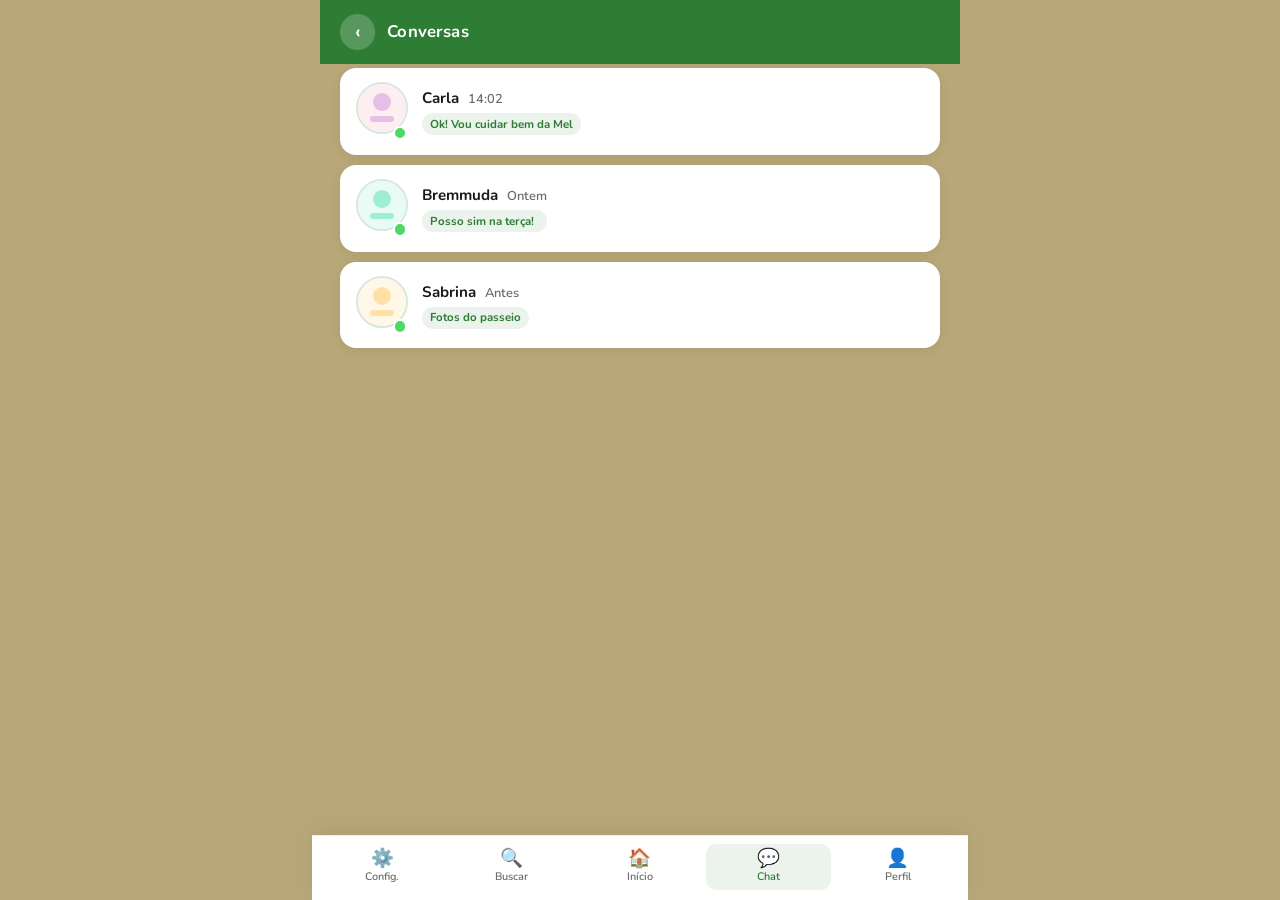
<file: conversas.html>
<!DOCTYPE html>
<html lang="pt-BR">
<head>
  <meta charset="UTF-8">
  <meta name="viewport" content="width=device-width, initial-scale=1.0">
  <link rel="preconnect" href="https://fonts.googleapis.com">
  <link rel="preconnect" href="https://fonts.gstatic.com" crossorigin>
  <link href="https://fonts.googleapis.com/css2?family=Nunito:wght@400;600;700;800&display=swap" rel="stylesheet">
  <link rel="stylesheet" href="css/reset.css">
  <link rel="stylesheet" href="css/style.css">
  <title>PetWalk - Conversas</title>
</head>
<body>
  <header class="app-header">
    <a class="back-btn" href="index.html" aria-label="Voltar">‹</a>
    <h1>Conversas</h1>
  </header>

  <main>
    <ul class="walkers">
      <li>
        <a class="card-link" href="chat.html">
          <div class="walker-card">
            <div class="walker-left">
              <div class="avatar-wrap">
                <img class="avatar" src="img/avatar1.svg" alt="Carla">
                <span class="status-dot" aria-hidden="true"></span>
              </div>
              <div class="walker-info">
                <div class="walker-name">Carla <span class="small">14:02</span></div>
                <div class="verified">Ok! Vou cuidar bem da Mel</div>
              </div>
            </div>
          </div>
        </a>
      </li>

      <li>
        <a class="card-link" href="chat.html">
          <div class="walker-card">
            <div class="walker-left">
              <div class="avatar-wrap">
                <img class="avatar" src="img/avatar2.svg" alt="Bremmuda">
                <span class="status-dot" aria-hidden="true"></span>
              </div>
              <div class="walker-info">
                <div class="walker-name">Bremmuda <span class="small">Ontem</span></div>
                <div class="verified">Posso sim na terça!</div>
              </div>
            </div>
          </div>
        </a>
      </li>

      <li>
        <a class="card-link" href="chat.html">
          <div class="walker-card">
            <div class="walker-left">
              <div class="avatar-wrap">
                <img class="avatar" src="img/avatar3.svg" alt="Sabrina">
                <span class="status-dot" aria-hidden="true"></span>
              </div>
              <div class="walker-info">
                <div class="walker-name">Sabrina <span class="small">Antes</span></div>
                <div class="verified">Fotos do passeio</div>
              </div>
            </div>
          </div>
        </a>
      </li>
    </ul>
  </main>

  <nav class="bottom-nav">
    <a class="nav-item" href="configuracoes.html">
      <span class="nav-icon" aria-hidden="true">⚙️</span>
      <span>Config.</span>
    </a>
    <a class="nav-item" href="buscar-walkers.html">
      <span class="nav-icon" aria-hidden="true">🔍</span>
      <span>Buscar</span>
    </a>
    <a class="nav-item" href="index.html">
      <span class="nav-icon" aria-hidden="true">🏠</span>
      <span>Início</span>
    </a>
    <a class="nav-item active" href="conversas.html">
      <span class="nav-icon" aria-hidden="true">💬</span>
      <span>Chat</span>
    </a>
    <a class="nav-item" href="perfil-pets.html">
      <span class="nav-icon" aria-hidden="true">👤</span>
      <span>Perfil</span>
    </a>
  </nav>
</body>
</html>
</file>
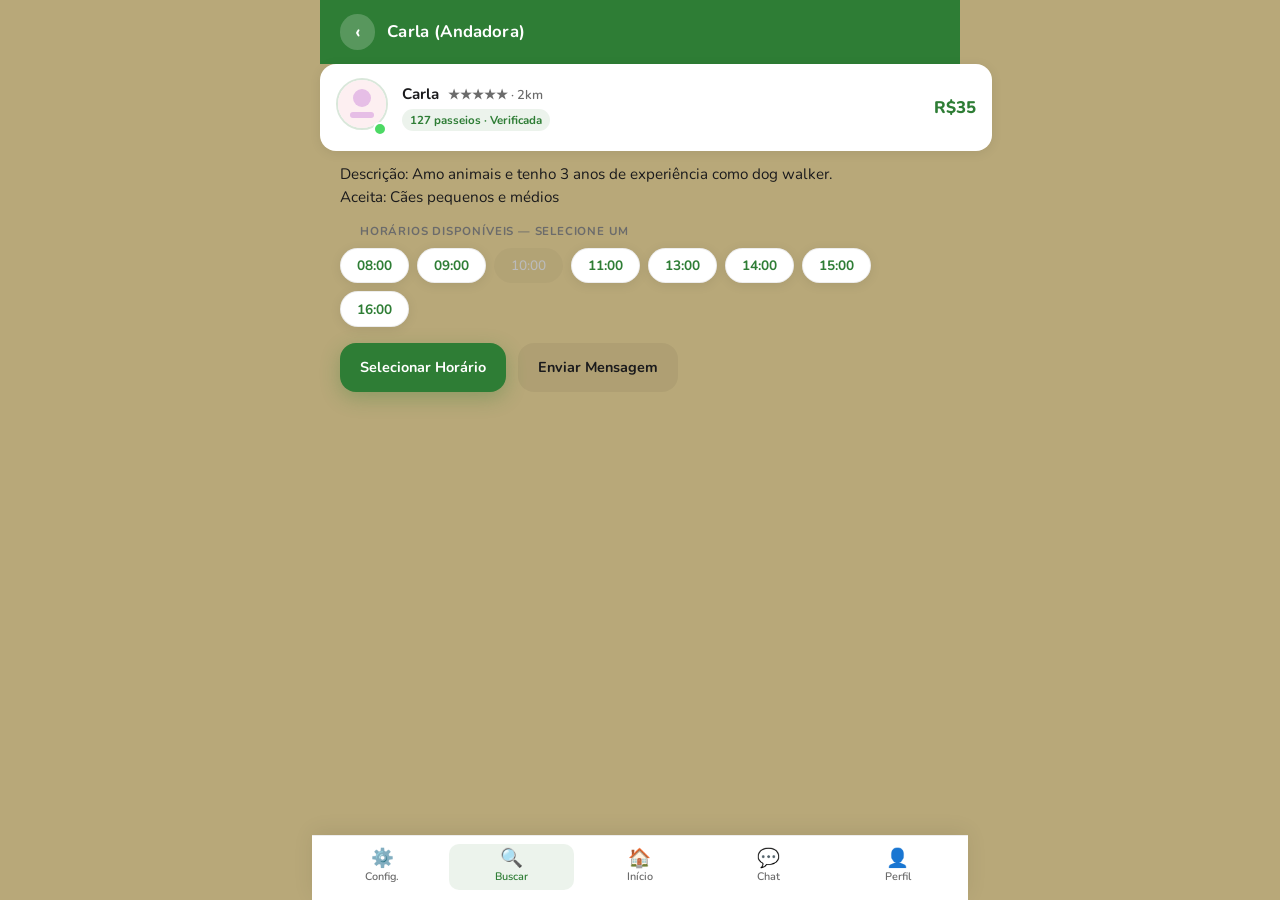
<file: detalhes-walker.html>
<!DOCTYPE html>
<html lang="pt-BR">
<head>
  <meta charset="UTF-8">
  <meta name="viewport" content="width=device-width, initial-scale=1.0">
  <link rel="preconnect" href="https://fonts.googleapis.com">
  <link rel="preconnect" href="https://fonts.gstatic.com" crossorigin>
  <link href="https://fonts.googleapis.com/css2?family=Nunito:wght@400;600;700;800&display=swap" rel="stylesheet">
  <link rel="stylesheet" href="css/reset.css">
  <link rel="stylesheet" href="css/style.css">
  <title>PetWalk - Carla</title>
</head>
<body>
  <header class="app-header">
    <a class="back-btn" href="buscar-walkers.html" aria-label="Voltar">‹</a>
    <h1>Carla (Andadora)</h1>
  </header>

  <main>
    <div class="walker-card">
      <div class="walker-left">
        <div class="avatar-wrap">
          <img class="avatar" src="img/avatar1.svg" alt="Carla">
          <span class="status-dot" aria-hidden="true"></span>
        </div>
        <div class="walker-info">
          <div class="walker-name">Carla <span class="small">★★★★★ · 2km</span></div>
          <div class="verified">127 passeios · Verificada</div>
        </div>
      </div>
      <div class="price">R$35</div>
    </div>

    <div class="container-pad section details-section">
      <p><strong>Descrição:</strong> Amo animais e tenho 3 anos de experiência como dog walker.</p>
      <p><strong>Aceita:</strong> Cães pequenos e médios</p>

      <h2 class="section-title">Horários disponíveis — selecione um</h2>
      <div class="time-list" aria-label="Horários disponíveis">
        <button class="time-chip" type="button">08:00</button>
        <button class="time-chip" type="button">09:00</button>
        <button class="time-chip unavailable" type="button" disabled aria-disabled="true">10:00</button>
        <button class="time-chip" type="button">11:00</button>
        <button class="time-chip" type="button">13:00</button>
        <button class="time-chip" type="button">14:00</button>
        <button class="time-chip" type="button">15:00</button>
        <button class="time-chip" type="button">16:00</button>
      </div>

      <div class="action-row">
        <a id="btn-agendar" class="btn primary" href="horarios.html">Selecionar Horário</a>
        <a class="btn" href="conversas.html">Enviar Mensagem</a>
      </div>
    </div>
  </main>

  <nav class="bottom-nav">
    <a class="nav-item" href="configuracoes.html">
      <span class="nav-icon" aria-hidden="true">⚙️</span>
      <span>Config.</span>
    </a>
    <a class="nav-item active" href="buscar-walkers.html">
      <span class="nav-icon" aria-hidden="true">🔍</span>
      <span>Buscar</span>
    </a>
    <a class="nav-item" href="index.html">
      <span class="nav-icon" aria-hidden="true">🏠</span>
      <span>Início</span>
    </a>
    <a class="nav-item" href="conversas.html">
      <span class="nav-icon" aria-hidden="true">💬</span>
      <span>Chat</span>
    </a>
    <a class="nav-item" href="perfil-pets.html">
      <span class="nav-icon" aria-hidden="true">👤</span>
      <span>Perfil</span>
    </a>
  </nav>

  <script src="js/booking.js" defer></script>
</body>
</html>
</file>
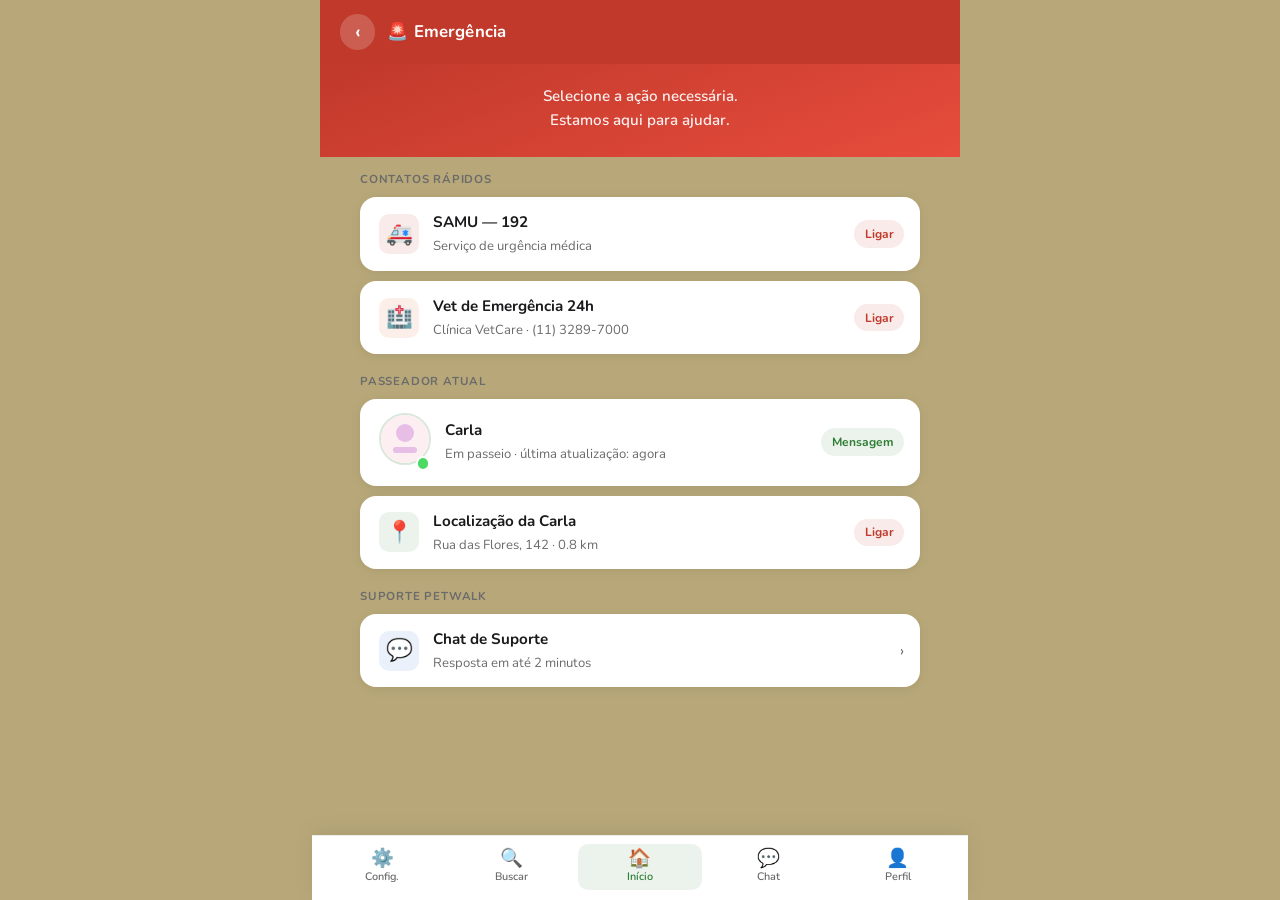
<file: emergencia.html>
<!DOCTYPE html>
<html lang="pt-BR">
<head>
  <meta charset="UTF-8">
  <meta name="viewport" content="width=device-width, initial-scale=1.0">
  <link rel="preconnect" href="https://fonts.googleapis.com">
  <link rel="preconnect" href="https://fonts.gstatic.com" crossorigin>
  <link href="https://fonts.googleapis.com/css2?family=Nunito:wght@400;600;700;800&display=swap" rel="stylesheet">
  <link rel="stylesheet" href="css/reset.css">
  <link rel="stylesheet" href="css/style.css">
  <title>PetWalk - Emergência</title>
</head>
<body>

  <header class="app-header emerg-header">
    <a class="back-btn emerg-back" href="index.html" aria-label="Voltar">‹</a>
    <h1>🚨 Emergência</h1>
  </header>

  <main>
    <div class="emerg-hero">
      <p class="emerg-hero-text">Selecione a ação necessária.<br>Estamos aqui para ajudar.</p>
    </div>

    <div class="container-pad">

      <h2 class="section-title">Contatos rápidos</h2>
      <ul class="walkers">

        <li>
          <a class="card-link" href="tel:192">
            <div class="walker-card emerg-card">
              <div class="walker-left">
                <div class="emerg-icon emerg-icon--red">🚑</div>
                <div class="walker-info">
                  <div class="walker-name">SAMU — 192</div>
                  <div class="walker-meta">Serviço de urgência médica</div>
                </div>
              </div>
              <span class="emerg-call-badge">Ligar</span>
            </div>
          </a>
        </li>

        <li>
          <a class="card-link" href="tel:+551132897000">
            <div class="walker-card emerg-card">
              <div class="walker-left">
                <div class="emerg-icon emerg-icon--orange">🏥</div>
                <div class="walker-info">
                  <div class="walker-name">Vet de Emergência 24h</div>
                  <div class="walker-meta">Clínica VetCare · (11) 3289-7000</div>
                </div>
              </div>
              <span class="emerg-call-badge">Ligar</span>
            </div>
          </a>
        </li>

      </ul>

      <h2 class="section-title">Passeador atual</h2>
      <ul class="walkers">

        <li>
          <a class="card-link" href="conversas.html">
            <div class="walker-card emerg-card">
              <div class="walker-left">
                <div class="avatar-wrap">
                  <img class="avatar" src="img/avatar1.svg" alt="Carla">
                  <span class="status-dot" aria-hidden="true"></span>
                </div>
                <div class="walker-info">
                  <div class="walker-name">Carla</div>
                  <div class="walker-meta">Em passeio · última atualização: agora</div>
                </div>
              </div>
              <span class="emerg-call-badge emerg-call-badge--green">Mensagem</span>
            </div>
          </a>
        </li>

        <li>
          <a class="card-link" href="tel:+5511999990001">
            <div class="walker-card emerg-card">
              <div class="walker-left">
                <div class="emerg-icon emerg-icon--green">📍</div>
                <div class="walker-info">
                  <div class="walker-name">Localização da Carla</div>
                  <div class="walker-meta">Rua das Flores, 142 · 0.8 km</div>
                </div>
              </div>
              <span class="emerg-call-badge">Ligar</span>
            </div>
          </a>
        </li>

      </ul>

      <h2 class="section-title">Suporte PetWalk</h2>
      <ul class="walkers">
        <li>
          <a class="card-link" href="conversas.html">
            <div class="walker-card emerg-card">
              <div class="walker-left">
                <div class="emerg-icon emerg-icon--blue">💬</div>
                <div class="walker-info">
                  <div class="walker-name">Chat de Suporte</div>
                  <div class="walker-meta">Resposta em até 2 minutos</div>
                </div>
              </div>
              <span class="row-arrow">›</span>
            </div>
          </a>
        </li>
      </ul>

    </div>
  </main>

  <nav class="bottom-nav">
    <a class="nav-item" href="configuracoes.html">
      <span class="nav-icon" aria-hidden="true">⚙️</span>
      <span>Config.</span>
    </a>
    <a class="nav-item" href="buscar-walkers.html">
      <span class="nav-icon" aria-hidden="true">🔍</span>
      <span>Buscar</span>
    </a>
    <a class="nav-item active" href="index.html">
      <span class="nav-icon" aria-hidden="true">🏠</span>
      <span>Início</span>
    </a>
    <a class="nav-item" href="conversas.html">
      <span class="nav-icon" aria-hidden="true">💬</span>
      <span>Chat</span>
    </a>
    <a class="nav-item" href="perfil-pets.html">
      <span class="nav-icon" aria-hidden="true">👤</span>
      <span>Perfil</span>
    </a>
  </nav>
</body>
</html>
</file>
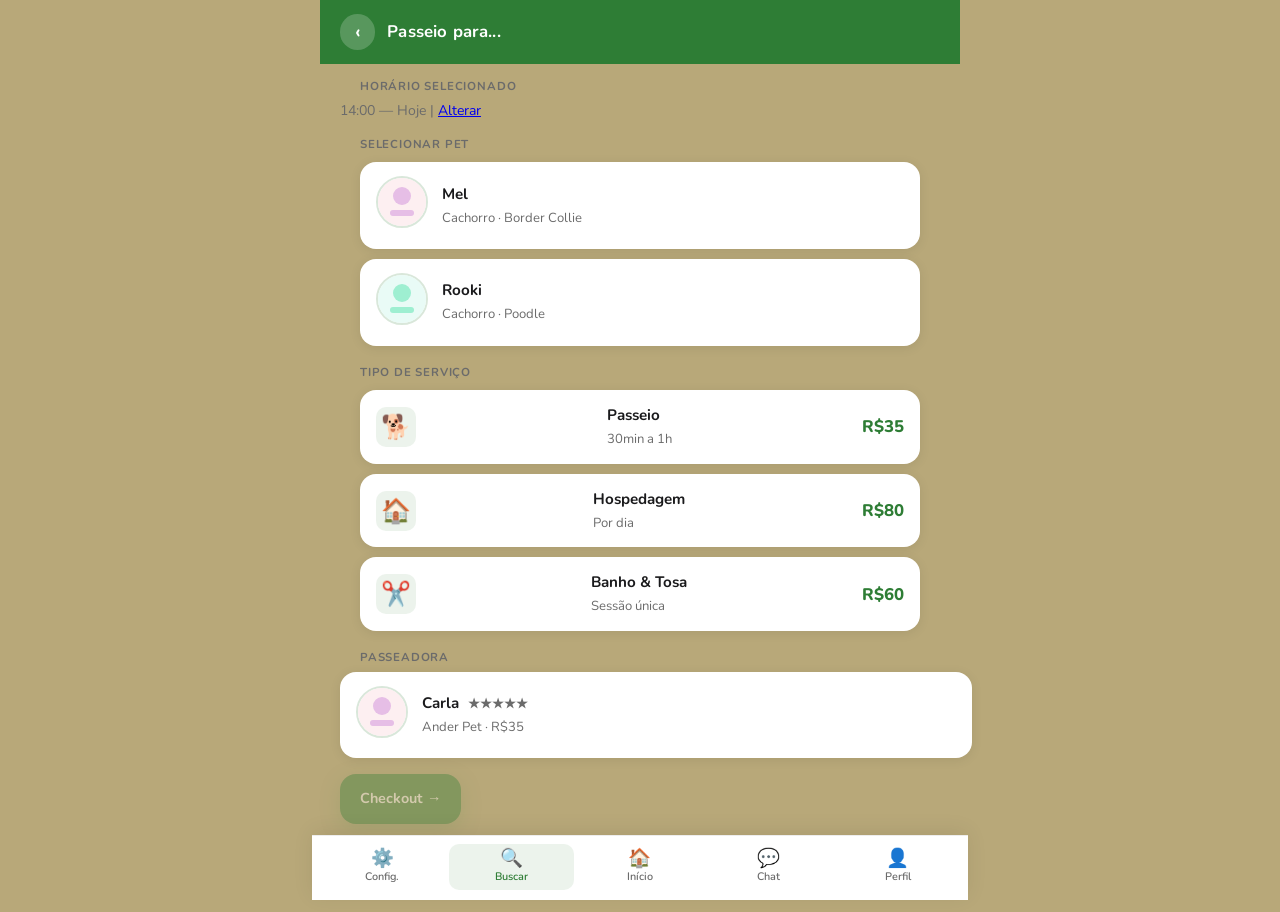
<file: horarios.html>
<!DOCTYPE html>
<html lang="pt-BR">
<head>
  <meta charset="UTF-8">
  <meta name="viewport" content="width=device-width, initial-scale=1.0">
  <link rel="preconnect" href="https://fonts.googleapis.com">
  <link rel="preconnect" href="https://fonts.gstatic.com" crossorigin>
  <link href="https://fonts.googleapis.com/css2?family=Nunito:wght@400;600;700;800&display=swap" rel="stylesheet">
  <link rel="stylesheet" href="css/reset.css">
  <link rel="stylesheet" href="css/style.css">
  <title>PetWalk - Agendar Passeio</title>
</head>
<body>
  <header class="app-header">
    <a class="back-btn" href="detalhes-walker.html" aria-label="Voltar">‹</a>
    <h1>Passeio para...</h1>
  </header>

  <main>
    <div class="container-pad">
      <h3 class="section-title">Horário selecionado</h3>
      <p class="muted" id="horario-display">14:00 — Hoje | <a href="detalhes-walker.html">Alterar</a></p>

      <h3 class="section-title">Selecionar Pet</h3>
      <ul id="pet-lista" class="walkers">
        <li>
          <div class="card-link">
            <div class="walker-card">
              <div class="walker-left">
                <div class="avatar-wrap">
                  <img class="avatar" src="img/avatar1.svg" alt="Mel">
                </div>
                <div class="walker-info">
                  <div class="walker-name">Mel</div>
                  <div class="walker-meta">Cachorro · Border Collie</div>
                </div>
              </div>
            </div>
          </div>
        </li>
        <li>
          <div class="card-link">
            <div class="walker-card">
              <div class="walker-left">
                <div class="avatar-wrap">
                  <img class="avatar" src="img/avatar2.svg" alt="Rooki">
                </div>
                <div class="walker-info">
                  <div class="walker-name">Rooki</div>
                  <div class="walker-meta">Cachorro · Poodle</div>
                </div>
              </div>
            </div>
          </div>
        </li>
      </ul>

      <h3 class="section-title">Tipo de serviço</h3>
      <ul id="servico-lista" class="walkers">
        <li>
          <div class="card-link">
            <div class="walker-card servico-card" data-servico="Passeio">
              <span class="servico-icon">🐕</span>
              <div class="walker-info">
                <div class="walker-name">Passeio</div>
                <div class="walker-meta">30min a 1h</div>
              </div>
              <div class="price">R$35</div>
            </div>
          </div>
        </li>
        <li>
          <div class="card-link">
            <div class="walker-card servico-card" data-servico="Hospedagem">
              <span class="servico-icon">🏠</span>
              <div class="walker-info">
                <div class="walker-name">Hospedagem</div>
                <div class="walker-meta">Por dia</div>
              </div>
              <div class="price">R$80</div>
            </div>
          </div>
        </li>
        <li>
          <div class="card-link">
            <div class="walker-card servico-card" data-servico="Banho">
              <span class="servico-icon">✂️</span>
              <div class="walker-info">
                <div class="walker-name">Banho &amp; Tosa</div>
                <div class="walker-meta">Sessão única</div>
              </div>
              <div class="price">R$60</div>
            </div>
          </div>
        </li>
      </ul>

      <h3 class="section-title">Passeadora</h3>
      <div class="walker-card">
        <div class="walker-left">
          <div class="avatar-wrap">
            <img class="avatar" src="img/avatar1.svg" alt="Carla">
          </div>
          <div class="walker-info">
            <div class="walker-name">Carla <span class="small">★★★★★</span></div>
            <div class="walker-meta">Ander Pet · R$35</div>
          </div>
        </div>
      </div>

      <div class="action-row">
        <a id="btn-checkout" class="btn primary btn-disabled" href="checkout.html">Checkout →</a>
      </div>
    </div>
  </main>

  <nav class="bottom-nav">
    <a class="nav-item" href="perfil-pets.html">
      <span class="nav-icon" aria-hidden="true">⚙️</span>
      <span>Config.</span>
    </a>
    <a class="nav-item active" href="buscar-walkers.html">
      <span class="nav-icon" aria-hidden="true">🔍</span>
      <span>Buscar</span>
    </a>
    <a class="nav-item" href="index.html">
      <span class="nav-icon" aria-hidden="true">🏠</span>
      <span>Início</span>
    </a>
    <a class="nav-item" href="conversas.html">
      <span class="nav-icon" aria-hidden="true">💬</span>
      <span>Chat</span>
    </a>
    <a class="nav-item" href="perfil-pets.html">
      <span class="nav-icon" aria-hidden="true">👤</span>
      <span>Perfil</span>
    </a>
  </nav>

  <script src="js/booking.js" defer></script>
</body>
</html>
</file>
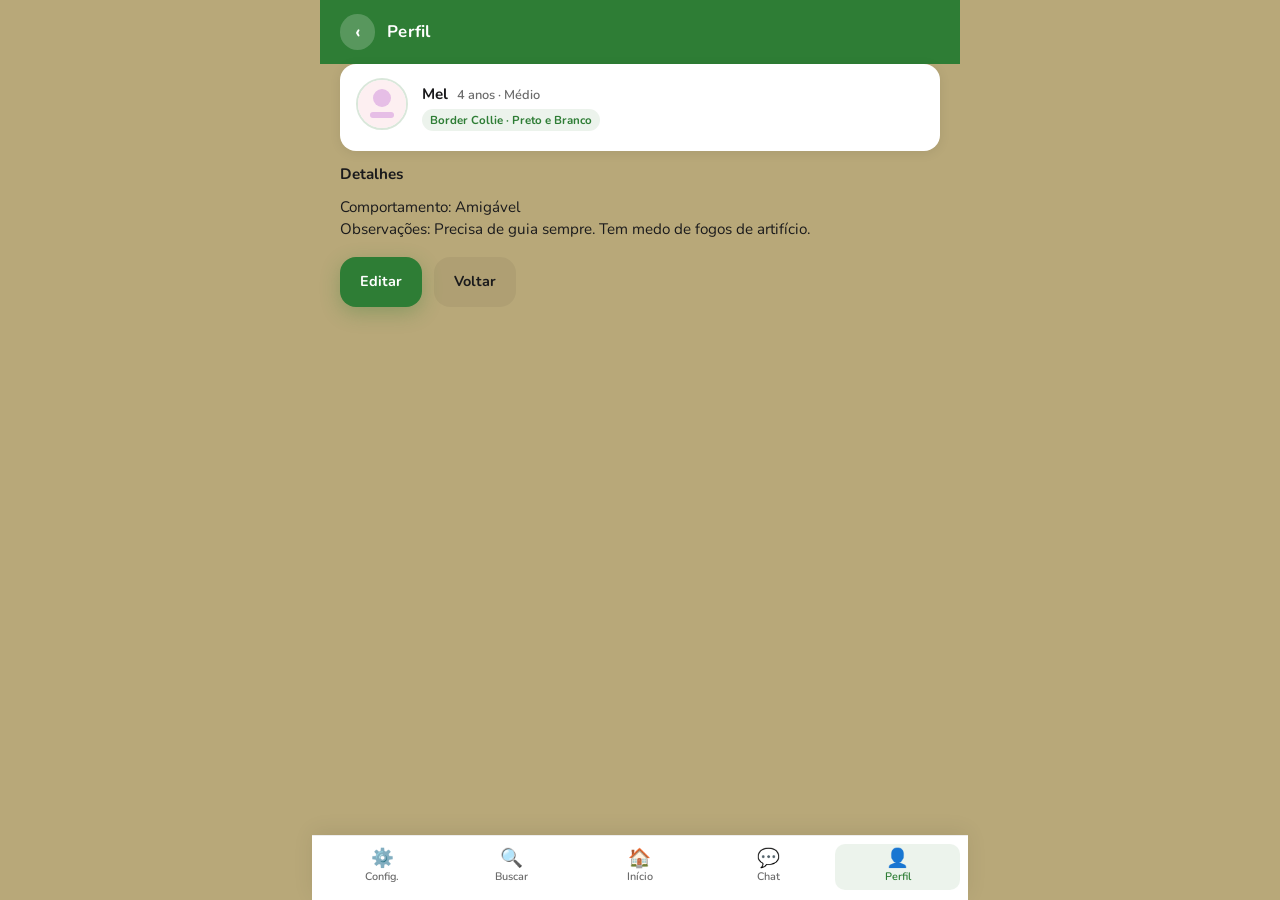
<file: perfil-pet.html>
<!DOCTYPE html>
<html lang="pt-BR">
<head>
  <meta charset="UTF-8">
  <meta name="viewport" content="width=device-width, initial-scale=1.0">
  <link rel="preconnect" href="https://fonts.googleapis.com">
  <link rel="preconnect" href="https://fonts.gstatic.com" crossorigin>
  <link href="https://fonts.googleapis.com/css2?family=Nunito:wght@400;600;700;800&display=swap" rel="stylesheet">
  <link rel="stylesheet" href="css/reset.css">
  <link rel="stylesheet" href="css/style.css">
  <title>PetWalk - Perfil da Mel</title>
</head>
<body>
  <header class="app-header">
    <a class="back-btn" href="perfil-pets.html" aria-label="Voltar">‹</a>
    <h1>Perfil</h1>
  </header>

  <main>
    <div class="container-pad">
      <a class="card-link" href="adicionar-pet.html" aria-label="Editar pet">
        <div class="walker-card">
          <div class="walker-left">
            <div class="avatar-wrap">
              <img class="avatar" src="img/avatar1.svg" alt="Mel">
            </div>
            <div class="walker-info">
              <div class="walker-name">Mel <span class="small">4 anos · Médio</span></div>
              <div class="verified">Border Collie · Preto e Branco</div>
            </div>
          </div>
        </div>
      </a>

      <section class="details-section">
        <h3>Detalhes</h3>
        <p><strong>Comportamento:</strong> Amigável</p>
        <p><strong>Observações:</strong> Precisa de guia sempre. Tem medo de fogos de artifício.</p>

        <div class="action-row">
          <a class="btn primary" href="adicionar-pet.html">Editar</a>
          <a class="btn" href="perfil-pets.html">Voltar</a>
        </div>
      </section>
    </div>
  </main>

  <nav class="bottom-nav">
    <a class="nav-item" href="configuracoes.html">
      <span class="nav-icon" aria-hidden="true">⚙️</span>
      <span>Config.</span>
    </a>
    <a class="nav-item" href="buscar-walkers.html">
      <span class="nav-icon" aria-hidden="true">🔍</span>
      <span>Buscar</span>
    </a>
    <a class="nav-item" href="index.html">
      <span class="nav-icon" aria-hidden="true">🏠</span>
      <span>Início</span>
    </a>
    <a class="nav-item" href="conversas.html">
      <span class="nav-icon" aria-hidden="true">💬</span>
      <span>Chat</span>
    </a>
    <a class="nav-item active" href="perfil-pets.html">
      <span class="nav-icon" aria-hidden="true">👤</span>
      <span>Perfil</span>
    </a>
  </nav>
</body>
</html>
</file>
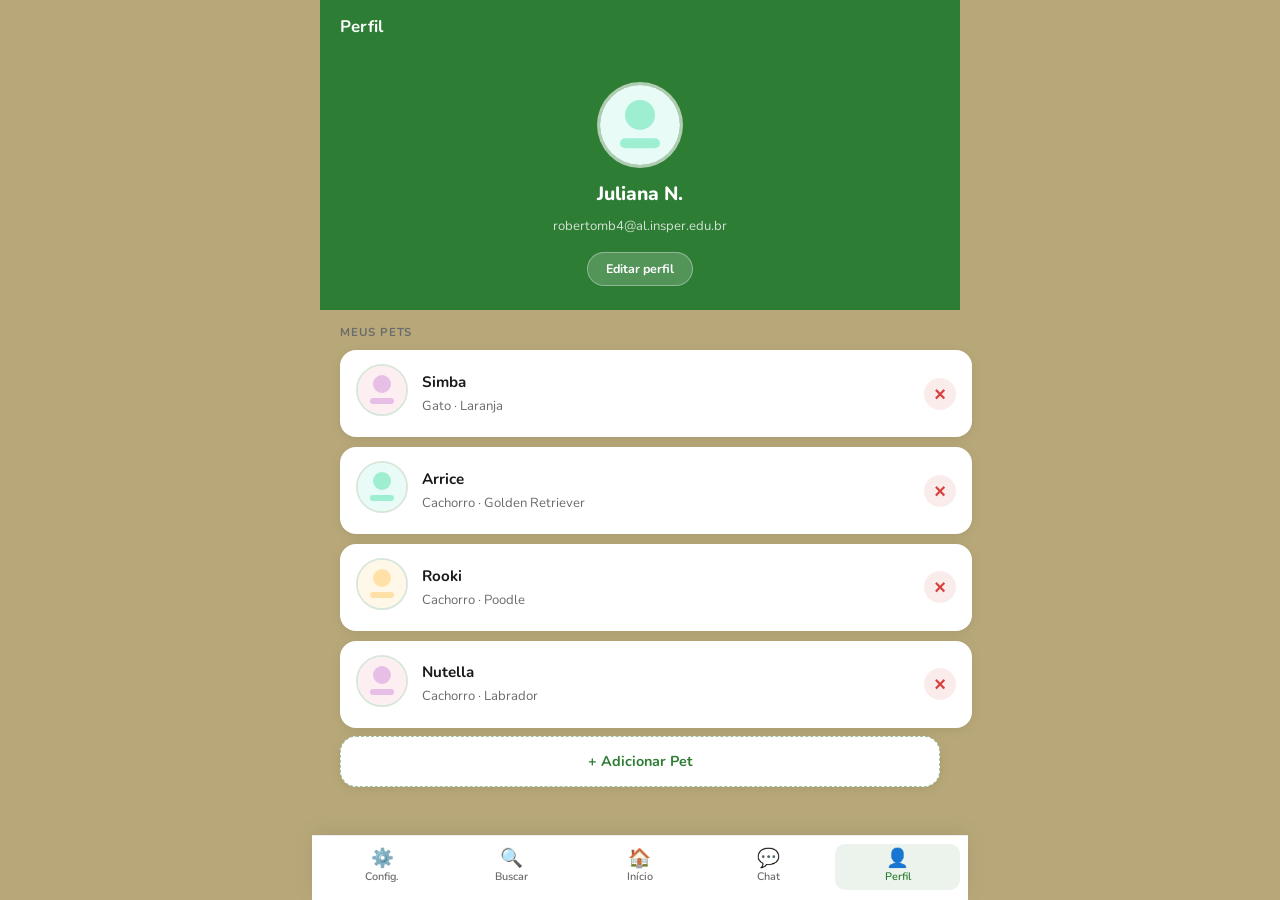
<file: perfil-pets.html>
<!DOCTYPE html>
<html lang="pt-BR">
<head>
  <meta charset="UTF-8">
  <meta name="viewport" content="width=device-width, initial-scale=1.0">
  <link rel="preconnect" href="https://fonts.googleapis.com">
  <link rel="preconnect" href="https://fonts.gstatic.com" crossorigin>
  <link href="https://fonts.googleapis.com/css2?family=Nunito:wght@400;600;700;800&display=swap" rel="stylesheet">
  <link rel="stylesheet" href="css/reset.css">
  <link rel="stylesheet" href="css/style.css">
  <title>PetWalk - Perfil</title>
</head>
<body>
  <header class="app-header">
    <h1>Perfil</h1>
  </header>

  <main>
    <div class="profile-hero">
      <img class="avatar-lg" src="img/avatar2.svg" alt="Juliana N.">
      <h2>Juliana N.</h2>
      <p>robertomb4@al.insper.edu.br</p>
      <a class="profile-edit-btn" href="#">Editar perfil</a>
    </div>

    <h2 class="section-title">Meus pets</h2>
    <ul id="lista-pets" class="walkers"></ul>

    <a class="btn-add" href="adicionar-pet.html">+ Adicionar Pet</a>
  </main>

  <nav class="bottom-nav">
    <a class="nav-item" href="configuracoes.html">
      <span class="nav-icon" aria-hidden="true">⚙️</span>
      <span>Config.</span>
    </a>
    <a class="nav-item" href="buscar-walkers.html">
      <span class="nav-icon" aria-hidden="true">🔍</span>
      <span>Buscar</span>
    </a>
    <a class="nav-item" href="index.html">
      <span class="nav-icon" aria-hidden="true">🏠</span>
      <span>Início</span>
    </a>
    <a class="nav-item" href="conversas.html">
      <span class="nav-icon" aria-hidden="true">💬</span>
      <span>Chat</span>
    </a>
    <a class="nav-item active" href="perfil-pets.html">
      <span class="nav-icon" aria-hidden="true">👤</span>
      <span>Perfil</span>
    </a>
  </nav>
  <script src="js/perfil-pets.js?v=3"></script>
</body>
</html>
</file>
<file: css/style.css>
/* ============================================================
   VARIÁVEIS
   ============================================================ */
:root {
  --verde:        #2E7D35;
  --verde-escuro: #245F2A;
  --verde-claro:  rgba(46, 125, 53, 0.09);
  --verde-medio:  rgba(46, 125, 53, 0.18);
  --laranja:      #E07848;
  --fundo:        #b8a879;
  --superficie:   #FFFFFF;
  --texto:        #1A1A1C;
  --texto-leve:   #6B6B6B;
  --borda:        rgba(0, 0, 0, 0.07);
  --radius:       1rem;
  --radius-sm:    0.625rem;
  --sombra:       0 0.125rem 0.75rem rgba(0, 0, 0, 0.08);
  --sombra-forte: 0 0.375rem 1.5rem  rgba(0, 0, 0, 0.13);
}

/* ============================================================
   BASE
   ============================================================ */
body {
  font-family: 'Nunito', 'Segoe UI', sans-serif;
  background-color: var(--fundo);
  color: var(--texto);
  display: flex;
  flex-direction: column;
  min-height: 100vh;
  max-width: 30rem;
  margin: 0 auto;
  font-size: 0.95rem;
  line-height: 1.5;
}

main {
  flex: 1;
  padding: 0;
  padding-bottom: 5.5rem;
}

/* ============================================================
   HEADER
   ============================================================ */
.app-header {
  display: flex;
  align-items: center;
  gap: 0.75rem;
  padding: 0.9rem 1.25rem;
  background: var(--verde);
  color: #fff;
}

.app-header h1 {
  font-size: 1.05rem;
  font-weight: 700;
  letter-spacing: 0.01em;
}

.back-btn {
  display: inline-flex;
  width: 2.2rem;
  height: 2.2rem;
  align-items: center;
  justify-content: center;
  border-radius: 50%;
  background: rgba(255, 255, 255, 0.2);
  color: #fff;
  text-decoration: none;
  font-weight: 700;
  font-size: 1.2rem;
  transition: background 0.15s;
}
.back-btn:hover  { background: rgba(255, 255, 255, 0.32); }
.back-btn:focus  { outline: 0.1875rem solid rgba(255, 255, 255, 0.4); }

.spacer  { flex: 1; }
.brand   { font-weight: 700; font-size: 1rem; }
.icon-btn { background: none; border: 0; padding: 0; display: flex; align-items: center; color: inherit; }

/* ============================================================
   SEARCH
   ============================================================ */
.search-wrapper { padding: 0.875rem 1.25rem 0.25rem; }

.search {
  width: 100%;
  padding: 0.75rem 1rem;
  border-radius: 999rem;
  border: 0.0625rem solid var(--borda);
  background: var(--superficie);
  box-shadow: var(--sombra);
  font-size: 0.9rem;
  font-family: inherit;
  color: var(--texto);
  box-sizing: border-box;
}
.search:focus {
  outline: none;
  border-color: var(--verde);
  box-shadow: 0 0 0 0.1875rem var(--verde-claro);
}

/* ============================================================
   CHIPS DE FILTRO
   ============================================================ */
.chips { display: flex; gap: 0.5rem; overflow-x: auto; padding: 0.5rem 1.25rem; }

.chip {
  border-radius: 999rem;
  padding: 0.45rem 1rem;
  background: var(--superficie);
  border: 0.0625rem solid var(--borda);
  font-size: 0.85rem;
  white-space: nowrap;
  color: var(--texto-leve);
  font-family: inherit;
  font-weight: 600;
  cursor: pointer;
  transition: background 0.15s, color 0.15s, border-color 0.15s, box-shadow 0.15s;
  box-shadow: var(--sombra);
}
.chip.active {
  background: var(--verde);
  border-color: var(--verde);
  color: #fff;
  box-shadow: 0 0.25rem 1rem rgba(46, 125, 53, 0.28);
}
.chip:hover:not(.active) {
  background: var(--verde-claro);
  border-color: rgba(46, 125, 53, 0.35);
  color: var(--verde);
}

/* ============================================================
   SECTION TITLE
   ============================================================ */
.section-title {
  padding: 0 1.25rem;
  font-size: 0.72rem;
  font-weight: 700;
  color: var(--texto-leve);
  text-transform: uppercase;
  letter-spacing: 0.07em;
  margin: 0.9rem 0 0.3rem;
}

/* ============================================================
   WALKER LIST & CARD
   ============================================================ */
.walkers {
  padding: 0.25rem 1.25rem;
  display: flex;
  flex-direction: column;
  gap: 0.625rem;
  list-style: none;
}

.walker-card {
  display: flex;
  justify-content: space-between;
  align-items: center;
  width: 100%;
  background: var(--superficie);
  border-radius: var(--radius);
  padding: 0.875rem 1rem;
  box-shadow: var(--sombra);
  transition: box-shadow 0.2s, transform 0.15s;
}

.card-link {
  display: flex;
  width: 100%;
  align-items: center;
  justify-content: space-between;
  color: inherit;
  text-decoration: none;
}
.card-link:focus { outline: 0.125rem solid rgba(46, 125, 53, 0.3); outline-offset: 0.125rem; }

a.card-link:hover .walker-card {
  box-shadow: var(--sombra-forte);
  transform: translateY(-0.0625rem);
}

/* AVATAR */
.walker-left  { display: flex; gap: 0.875rem; align-items: center; }

.avatar-wrap  { position: relative; display: inline-block; flex-shrink: 0; }

.avatar {
  width: 3rem;
  height: 3rem;
  border-radius: 50%;
  object-fit: cover;
  border: 0.125rem solid var(--verde-medio);
}

.status-dot {
  position: absolute;
  bottom: 0.05rem;
  right: 0.05rem;
  width: 0.65rem;
  height: 0.65rem;
  background: #4cd964;
  border-radius: 50%;
  border: 0.125rem solid var(--superficie);
}

/* WALKER INFO */
.walker-info   { display: flex; flex-direction: column; gap: 0.2rem; }
.walker-name   { font-weight: 700; font-size: 0.95rem; color: var(--texto); }
.walker-meta   { font-size: 0.82rem; color: var(--texto-leve); }

.small {
  color: var(--texto-leve);
  font-size: 0.8rem;
  font-weight: 600;
  margin-left: 0.3rem;
}

.verified {
  display: inline-block;
  background: var(--verde-claro);
  color: var(--verde);
  padding: 0.15rem 0.5rem;
  border-radius: 999rem;
  font-size: 0.72rem;
  font-weight: 700;
}

.price {
  color: var(--verde);
  font-weight: 800;
  font-size: 1.05rem;
  flex-shrink: 0;
}

/* SELECTED */
.walker-card.selected {
  border: 0.125rem solid var(--verde);
  box-shadow: 0 0 0 0.1875rem var(--verde-claro), var(--sombra);
}
.walker-card.selected .walker-name { color: var(--verde); }

/* ============================================================
   TIME CHIPS
   ============================================================ */
.time-list { display: flex; gap: 0.5rem; flex-wrap: wrap; margin-top: 0.5rem; }

.time-chip {
  display: inline-block;
  padding: 0.45rem 1rem;
  background: var(--superficie);
  border: 0.0625rem solid var(--borda);
  border-radius: 999rem;
  color: var(--verde);
  font-weight: 700;
  font-size: 0.85rem;
  box-shadow: var(--sombra);
  cursor: pointer;
  font-family: inherit;
  transition: background 0.15s, color 0.15s, transform 0.1s, box-shadow 0.15s;
}
button.time-chip:not(.unavailable):hover {
  background: var(--verde-claro);
  transform: translateY(-0.0625rem);
}
button.time-chip:not(.unavailable):focus {
  outline: none;
  border-color: var(--verde);
  box-shadow: 0 0 0 0.1875rem var(--verde-claro);
}
.time-chip.unavailable {
  background: rgba(0, 0, 0, 0.03);
  color: #bbb;
  font-weight: 500;
  cursor: default;
  border-color: transparent;
  box-shadow: none;
}
.time-chip.selected {
  background: var(--verde);
  color: #fff;
  border-color: var(--verde);
  box-shadow: 0 0.25rem 1rem rgba(46, 125, 53, 0.3);
}

/* ============================================================
   BOTÕES
   ============================================================ */
.btn {
  display: inline-block;
  text-align: center;
  padding: 0.875rem 1.25rem;
  border-radius: var(--radius);
  text-decoration: none;
  font-weight: 700;
  font-size: 0.9rem;
  transition: opacity 0.15s, transform 0.1s, box-shadow 0.15s;
  border: none;
  font-family: inherit;
  cursor: pointer;
}
.btn:hover  { opacity: 0.9; transform: translateY(-0.0625rem); }
.btn:active { transform: translateY(0); }

.btn.primary {
  background: var(--verde);
  color: #fff;
  box-shadow: 0 0.375rem 1.25rem rgba(46, 125, 53, 0.32);
}
.btn.danger {
  background: #fff;
  color: #D84040;
  border: 0.0625rem solid rgba(216, 64, 64, 0.15);
  box-shadow: var(--sombra);
}
.btn:not(.primary):not(.danger) {
  background: rgba(0, 0, 0, 0.05);
  color: var(--texto);
}

.btn-disabled { opacity: 0.38; pointer-events: none; }

.cta-group   { padding: 0.5rem 1.25rem; display: flex; flex-direction: column; gap: 0.6rem; }
.action-row  { display: flex; gap: 0.75rem; margin-top: 1rem; align-items: center; }

/* ============================================================
   SUMMARY / CHECKOUT
   ============================================================ */
.summary-card {
  background: var(--superficie);
  border-radius: var(--radius);
  padding: 0.875rem 1rem;
  box-shadow: var(--sombra);
  margin-top: 0.5rem;
}

.summary-list { list-style: none; padding: 0; margin: 0; display: grid; gap: 0.5rem; }

.summary-item { display: flex; justify-content: space-between; align-items: center; }
.summary-item .label { color: var(--texto-leve); font-size: 0.88rem; }
.summary-item .value { font-weight: 700; font-size: 0.88rem; }

.summary-total {
  display: flex;
  justify-content: space-between;
  align-items: center;
  padding-top: 0.75rem;
  border-top: 0.0625rem solid var(--borda);
  margin-top: 0.5rem;
}
.summary-total .label { font-weight: 700; }
.summary-total .value { color: var(--verde); font-size: 1.1rem; font-weight: 800; }

/* ============================================================
   BOTTOM NAV
   ============================================================ */
.bottom-nav {
  display: flex;
  justify-content: space-between;
  gap: 0.25rem;
  padding: 0.5rem 0.5rem 0.625rem;
  background: var(--superficie);
  border-top: 0.0625rem solid var(--borda);
  position: fixed;
  left: 50%;
  transform: translateX(-50%);
  bottom: 0;
  width: 100%;
  max-width: 30rem;
  box-shadow: 0 -0.25rem 1.25rem rgba(0, 0, 0, 0.07);
  z-index: 40;
}

.nav-item {
  font-size: 0.68rem;
  color: var(--texto-leve);
  text-decoration: none;
  display: flex;
  flex: 1;
  flex-direction: column;
  align-items: center;
  justify-content: center;
  gap: 0.1rem;
  padding: 0.3rem 0.25rem;
  border-radius: var(--radius-sm);
  transition: background 0.15s, color 0.15s;
  font-weight: 600;
}
.nav-item.active { color: var(--verde); background: var(--verde-claro); }
.nav-item:hover:not(.active) { background: rgba(0, 0, 0, 0.04); }

.nav-icon { font-size: 1.15rem; line-height: 1; }

/* ============================================================
   CHAT
   ============================================================ */
.chat-header {
  padding: 0 0 0.75rem;
  font-size: 0.8rem;
  font-weight: 600;
  text-align: center;
}

.chat-list {
  display: flex;
  flex-direction: column;
  gap: 0.5rem;
  max-height: 52vh;
  overflow-y: auto;
}

.chat-input { display: flex; gap: 0.5rem; align-items: center; padding: 0.75rem 0 0; }

.msg-user {
  background: var(--verde-claro);
  border-left: 0.1875rem solid var(--verde);
}

/* ============================================================
   FORM
   ============================================================ */
label {
  font-size: 0.72rem;
  font-weight: 700;
  color: var(--texto-leve);
  text-transform: uppercase;
  letter-spacing: 0.06em;
}

.form-control {
  width: 100%;
  padding: 0.875rem 1rem;
  border-radius: var(--radius-sm);
  border: 0.0625rem solid var(--borda);
  background: var(--superficie);
  font-family: inherit;
  font-size: 0.9rem;
  color: var(--texto);
  box-shadow: inset 0 0.0625rem 0.1875rem rgba(0, 0, 0, 0.05);
  transition: border-color 0.15s, box-shadow 0.15s;
  box-sizing: border-box;
}
.form-control:focus {
  outline: none;
  border-color: var(--verde);
  box-shadow: 0 0 0 0.1875rem var(--verde-claro);
}
.form-control.input-erro {
  border-color: #D84040;
  box-shadow: 0 0 0 0.1875rem rgba(216, 64, 64, 0.15);
}

.form-section {
  padding: 0.75rem 1.25rem 1.25rem;
  display: flex;
  flex-direction: column;
  gap: 1rem;
}

.form-field {
  display: flex;
  flex-direction: column;
  gap: 0.35rem;
}

.form-row {
  display: flex;
  gap: 0.75rem;
}
.form-row .form-field { flex: 1; }

/* ============================================================
   LAYOUT HELPERS
   ============================================================ */
.container-pad       { padding: 0 1.25rem; }
.container-pad--tight { padding: 0 1.25rem; }
.section             { margin-top: 0.75rem; }
.details-section     { margin-top: 0.75rem; }
.muted               { color: var(--texto-leve); font-size: 0.88rem; }
.spacer-sm           { height: 0.75rem; }

.sr-only {
  position: absolute;
  width: 0.0625rem; height: 0.0625rem;
  padding: 0; margin: -0.0625rem;
  overflow: hidden;
  clip: rect(0, 0, 0, 0);
  white-space: nowrap;
  border: 0;
}

.section h3,
.details-section h3 {
  margin: 0 0 0.625rem 0;
  color: var(--texto);
  font-weight: 700;
  font-size: 0.95rem;
}

/* ============================================================
   SORT CHIPS (buscar-walkers)
   ============================================================ */
.sort-chips { display: flex; gap: 0.4rem; padding: 0 1.25rem 0.5rem; flex-wrap: wrap; }

.sort-chip {
  border-radius: 999rem;
  padding: 0.45rem 1rem;
  background: var(--superficie);
  border: 0.0625rem solid var(--borda);
  font-size: 0.85rem;
  cursor: pointer;
  color: var(--texto-leve);
  font-family: inherit;
  font-weight: 600;
  transition: background 0.15s, color 0.15s;
  box-shadow: var(--sombra);
}
.sort-chip.active { background: var(--verde-claro); border-color: var(--verde); color: var(--verde); }
.sort-chip:hover:not(.active) { background: rgba(0, 0, 0, 0.04); }

/* ============================================================
   SERVIÇO CARD (horarios)
   ============================================================ */
.servico-card {
  display: flex;
  align-items: center;
  gap: 0.875rem;
}

.servico-icon {
  font-size: 1.5rem;
  width: 2.5rem;
  height: 2.5rem;
  display: flex;
  align-items: center;
  justify-content: center;
  background: var(--verde-claro);
  border-radius: var(--radius-sm);
  flex-shrink: 0;
}

/* ============================================================
   CARD SELECIONÁVEL SEM LINK
   ============================================================ */
div.card-link { display: flex; width: 100%; align-items: center; cursor: pointer; }
div.card-link:hover .walker-card { box-shadow: var(--sombra-forte); }

/* ============================================================
   BOTÃO ADICIONAR PET
   ============================================================ */
.btn-add {
  display: flex;
  align-items: center;
  justify-content: center;
  gap: 0.4rem;
  padding: 0.875rem 1.25rem;
  margin: 0.25rem 1.25rem 1.25rem;
  background: var(--superficie);
  border: 0.0625rem dashed rgba(46, 125, 53, 0.45);
  border-radius: var(--radius);
  color: var(--verde);
  text-decoration: none;
  font-weight: 700;
  font-size: 0.9rem;
  transition: background 0.15s;
  box-shadow: var(--sombra);
}
.btn-add:hover { background: var(--verde-claro); }

/* ============================================================
   BOTÃO DELETAR PET
   ============================================================ */
.btn-del-pet {
  width: 2rem;
  height: 2rem;
  border-radius: 50%;
  background: rgba(216, 64, 64, 0.1);
  color: #D84040;
  border: none;
  font-size: 1.25rem;
  line-height: 1;
  font-weight: 700;
  cursor: pointer;
  display: flex;
  align-items: center;
  justify-content: center;
  flex-shrink: 0;
  transition: background 0.15s;
}
.btn-del-pet:hover { background: rgba(216, 64, 64, 0.22); }

/* ============================================================
   PROFILE HERO
   ============================================================ */
.profile-hero {
  background: var(--verde);
  padding: 1.75rem 1.25rem 1.5rem;
  display: flex;
  flex-direction: column;
  align-items: center;
  gap: 0.5rem;
  color: #fff;
  text-align: center;
}

.avatar-lg {
  width: 5rem;
  height: 5rem;
  border-radius: 50%;
  border: 0.1875rem solid rgba(255, 255, 255, 0.55);
  background: rgba(255, 255, 255, 0.15);
  margin-bottom: 0.25rem;
}

.profile-hero h2 { font-size: 1.2rem; font-weight: 800; }
.profile-hero p  { font-size: 0.82rem; opacity: 0.78; }

.profile-edit-btn {
  margin-top: 0.5rem;
  padding: 0.4rem 1.1rem;
  background: rgba(255, 255, 255, 0.18);
  border: 0.0625rem solid rgba(255, 255, 255, 0.35);
  border-radius: 999rem;
  color: #fff;
  text-decoration: none;
  font-size: 0.78rem;
  font-weight: 700;
  transition: background 0.15s;
}
.profile-edit-btn:hover { background: rgba(255, 255, 255, 0.28); }

/* ============================================================
   SETTINGS LIST
   ============================================================ */
.settings-group { padding: 0 1.25rem; margin-top: 1rem; }

.settings-list {
  display: flex;
  flex-direction: column;
  gap: 0.5rem;
  margin-top: 0.4rem;
}

.settings-item {
  display: flex;
  align-items: center;
  gap: 0.875rem;
  background: var(--superficie);
  border-radius: var(--radius);
  padding: 0.875rem 1rem;
  box-shadow: var(--sombra);
  text-decoration: none;
  color: var(--texto);
  transition: box-shadow 0.15s, transform 0.12s;
}
.settings-item:hover {
  box-shadow: var(--sombra-forte);
  transform: translateY(-0.0625rem);
}

.settings-icon {
  font-size: 1.2rem;
  width: 2.5rem;
  height: 2.5rem;
  display: flex;
  align-items: center;
  justify-content: center;
  background: var(--verde-claro);
  border-radius: var(--radius-sm);
  flex-shrink: 0;
}

.settings-icon.danger-icon { background: rgba(216, 64, 64, 0.09); }

.settings-info { flex: 1; }
.settings-label { font-weight: 700; font-size: 0.9rem; }
.settings-desc  { font-size: 0.78rem; color: var(--texto-leve); margin-top: 0.1rem; }

.row-arrow { color: var(--texto-leve); font-size: 1rem; flex-shrink: 0; }

/* ============================================================
   TELA DE EMERGÊNCIA
   ============================================================ */
.emerg-header { background: #C0392B; }
.emerg-back   { background: rgba(255,255,255,0.18); }

.emerg-hero {
  background: linear-gradient(160deg, #C0392B 0%, #E74C3C 100%);
  padding: 1.25rem 1.25rem 1.5rem;
  text-align: center;
  color: #fff;
}
.emerg-hero-text {
  font-size: 0.95rem;
  font-weight: 600;
  opacity: 0.92;
  line-height: 1.6;
}

.emerg-card { border-left: 0.2rem solid transparent; }

.emerg-icon {
  width: 2.5rem;
  height: 2.5rem;
  border-radius: var(--radius-sm);
  display: flex;
  align-items: center;
  justify-content: center;
  font-size: 1.35rem;
  flex-shrink: 0;
}
.emerg-icon--red    { background: rgba(192, 57, 43, 0.1); }
.emerg-icon--orange { background: rgba(224, 120, 72, 0.12); }
.emerg-icon--green  { background: var(--verde-claro); }
.emerg-icon--blue   { background: rgba(52, 120, 200, 0.1); }

.emerg-call-badge {
  font-size: 0.75rem;
  font-weight: 700;
  padding: 0.3rem 0.65rem;
  border-radius: 999rem;
  background: rgba(192, 57, 43, 0.1);
  color: #C0392B;
  white-space: nowrap;
  flex-shrink: 0;
}
.emerg-call-badge--green {
  background: var(--verde-claro);
  color: var(--verde);
}

/* ============================================================
   TELA DE CONFIRMAÇÃO
   ============================================================ */
@keyframes pop-in {
  0%   { transform: scale(0.4); opacity: 0; }
  65%  { transform: scale(1.18); opacity: 1; }
  100% { transform: scale(1); }
}

.confirm-hero {
  background: linear-gradient(160deg, var(--verde-escuro) 0%, var(--verde) 100%);
  padding: 3rem 1.25rem 2.5rem;
  text-align: center;
  color: #fff;
  display: flex;
  flex-direction: column;
  align-items: center;
  gap: 0.75rem;
}

.confirm-check {
  width: 4.5rem;
  height: 4.5rem;
  border-radius: 50%;
  background: rgba(255, 255, 255, 0.18);
  border: 0.2rem solid rgba(255, 255, 255, 0.55);
  display: flex;
  align-items: center;
  justify-content: center;
  font-size: 2.2rem;
  font-weight: 800;
  color: #fff;
  animation: pop-in 0.45s cubic-bezier(0.34, 1.56, 0.64, 1) both;
  margin-bottom: 0.25rem;
}

.confirm-title {
  font-size: 1.55rem;
  font-weight: 800;
  letter-spacing: -0.01em;
}

.confirm-sub {
  font-size: 0.92rem;
  opacity: 0.82;
  font-weight: 600;
}

.confirm-hint {
  font-size: 0.85rem;
  color: var(--texto-leve);
  text-align: center;
  padding: 0.75rem 0 0.25rem;
}

/* ============================================================
   RESPONSIVE
   ============================================================ */
@media (min-width: 48rem) {
  body        { max-width: 40rem; }
  .bottom-nav { max-width: 40rem; }
}
</file>
